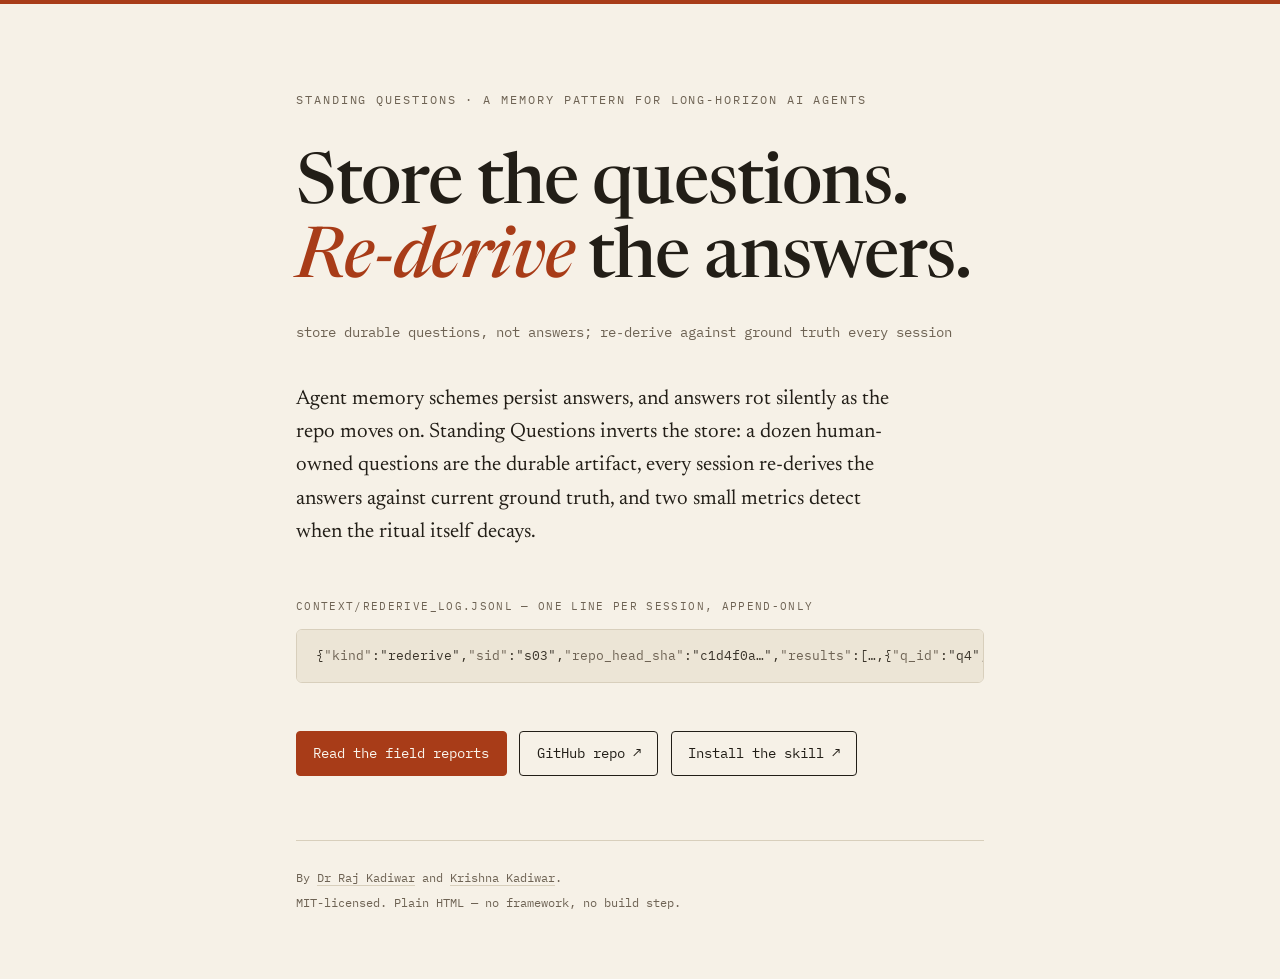
<file: index.html>
<!DOCTYPE html>
<html lang="en">
<head>
<meta charset="utf-8">
<meta name="viewport" content="width=device-width, initial-scale=1">
<title>Standing Questions. Store the questions. Re-derive the answers.</title>
<meta name="description" content="A memory pattern for long-horizon AI-agent projects: store a dozen human-owned questions, re-derive the answers against ground truth every session, and measure when the ritual decays.">
<link rel="canonical" href="https://standingquestions.com/">
<meta property="og:type" content="website">
<meta property="og:site_name" content="Standing Questions">
<meta property="og:title" content="Standing Questions. Store the questions. Re-derive the answers.">
<meta property="og:description" content="A memory pattern for long-horizon AI-agent projects: store a dozen human-owned questions, re-derive the answers against ground truth every session, and measure when the ritual decays.">
<meta property="og:url" content="https://standingquestions.com/">
<meta name="twitter:card" content="summary">
<meta name="theme-color" media="(prefers-color-scheme: light)" content="#f6f1e7">
<meta name="theme-color" media="(prefers-color-scheme: dark)" content="#16130e">
<link rel="icon" href="favicon.svg" type="image/svg+xml">
<link rel="preconnect" href="https://fonts.googleapis.com">
<link rel="preconnect" href="https://fonts.gstatic.com" crossorigin>
<link href="https://fonts.googleapis.com/css2?family=Newsreader:ital,opsz,wght@0,6..72,400..700;1,6..72,400..700&family=IBM+Plex+Mono:ital,wght@0,400;0,500;1,400&display=swap" rel="stylesheet">
<link rel="stylesheet" href="styles.css">
</head>
<body>

<main class="landing">
  <p class="kicker reveal">Standing Questions &middot; a memory pattern for long-horizon AI agents</p>

  <h1 class="hero reveal">Store the questions.<br><span class="rederive">Re&#8209;derive</span> the answers.</h1>

  <p class="deck reveal">store durable questions, not answers; re&#8209;derive against ground truth every session</p>

  <p class="pitch reveal">Agent memory schemes persist answers, and answers rot silently as the repo moves on. Standing Questions inverts the store: a dozen human-owned questions are the durable artifact, every session re-derives the answers against current ground truth, and two small metrics detect when the ritual itself decays.</p>

  <div class="log-sample reveal">
    <p class="log-caption">context/rederive_log.jsonl &mdash; one line per session, append-only</p>
    <pre><code>{<span class="key">"kind"</span>:"rederive",<span class="key">"sid"</span>:"s03",<span class="key">"repo_head_sha"</span>:"c1d4f0a&hellip;",<span class="key">"results"</span>:[&hellip;,{<span class="key">"q_id"</span>:"q4",<span class="delta">"delta":true</span>,<span class="key">"note"</span>:"handoff claims rate limiter 'done'; no test covers the burst path - reopened"}]}<span class="cursor"></span></code></pre>
  </div>

  <nav class="actions reveal" aria-label="Primary">
    <a class="btn btn-primary" href="blog/index.html">Read the field reports</a>
    <a class="btn" href="https://github.com/Rocco-alt/standing-questions">GitHub repo &#8599;</a>
    <a class="btn" href="https://github.com/Rocco-alt/standing-questions/blob/main/skill/README.md">Install the skill &#8599;</a>
  </nav>

  <footer class="site-footer reveal">
    By <a href="https://www.linkedin.com/in/raj-kadiwar/">Dr Raj Kadiwar</a> and <a href="https://www.linkedin.com/in/krishnajk/">Krishna Kadiwar</a>.<br>
    MIT-licensed. Plain HTML &mdash; no framework, no build step.
  </footer>
</main>

</body>
</html>
</file>
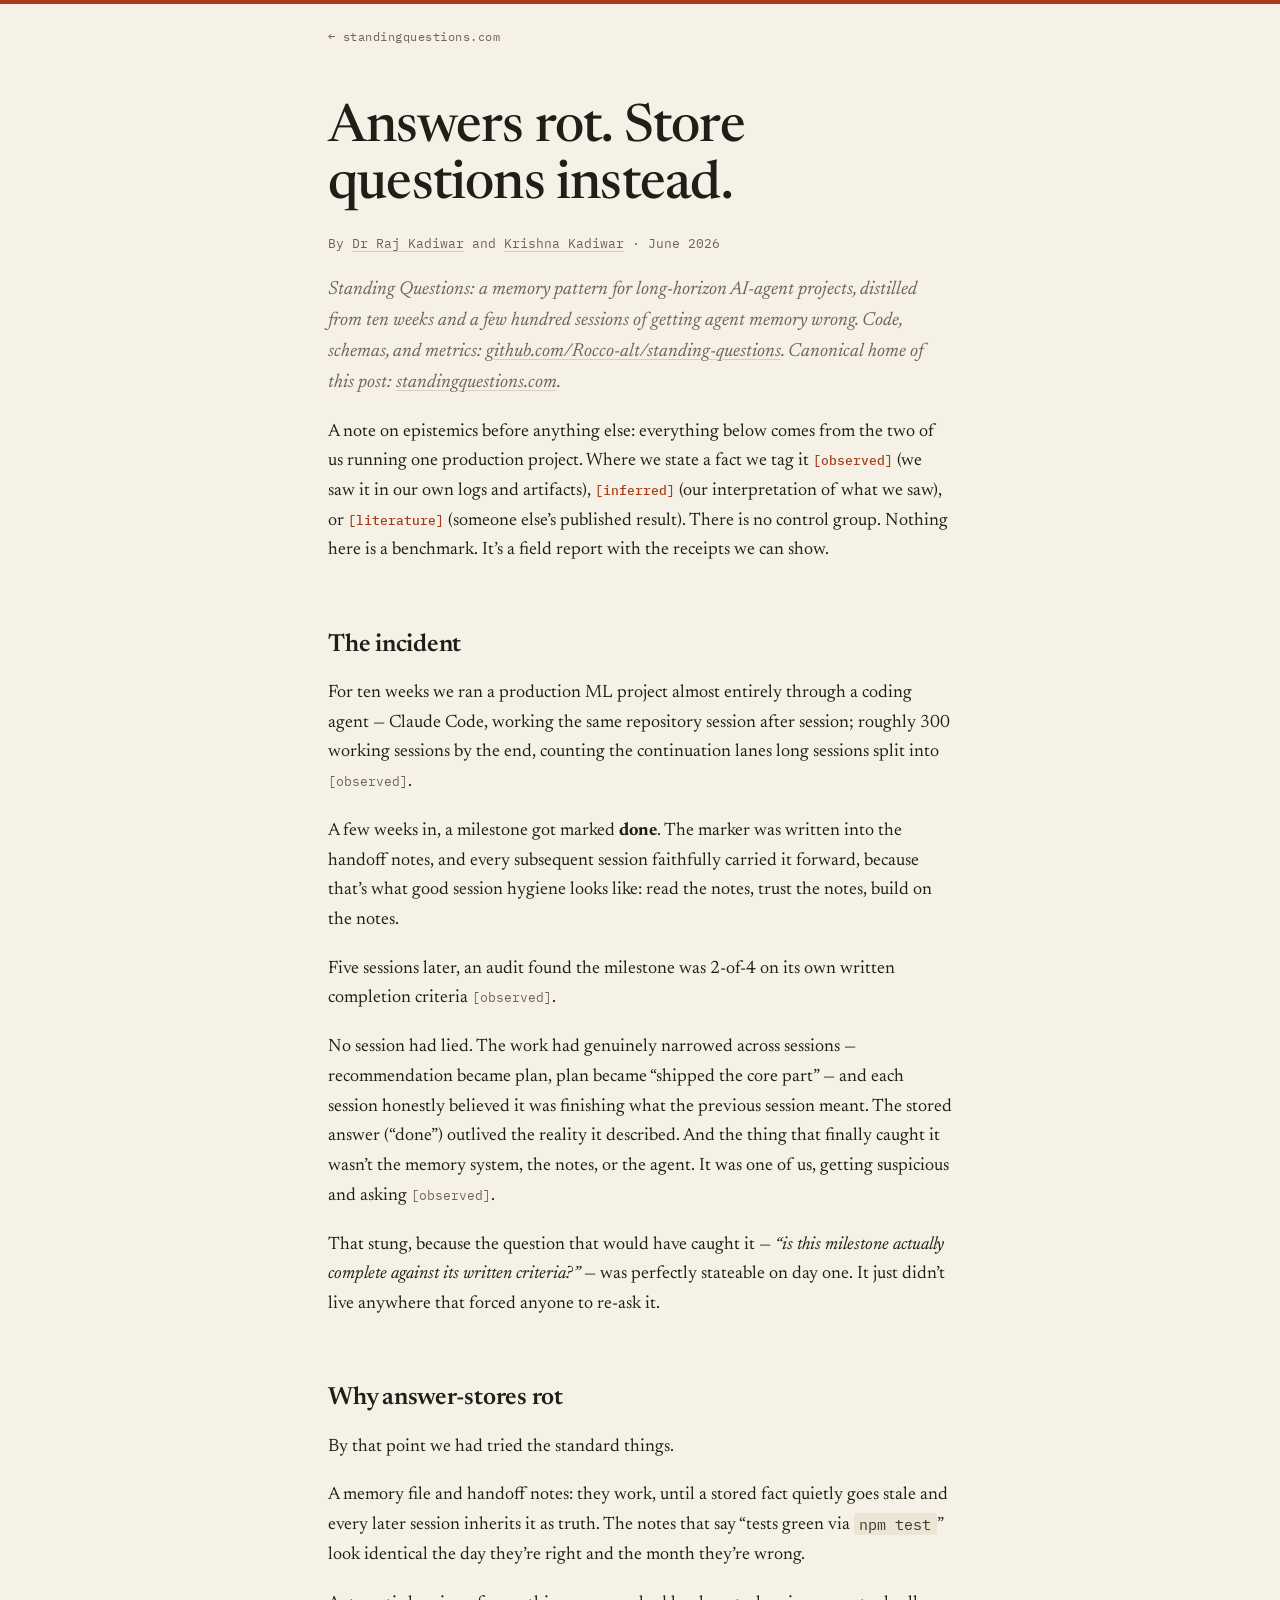
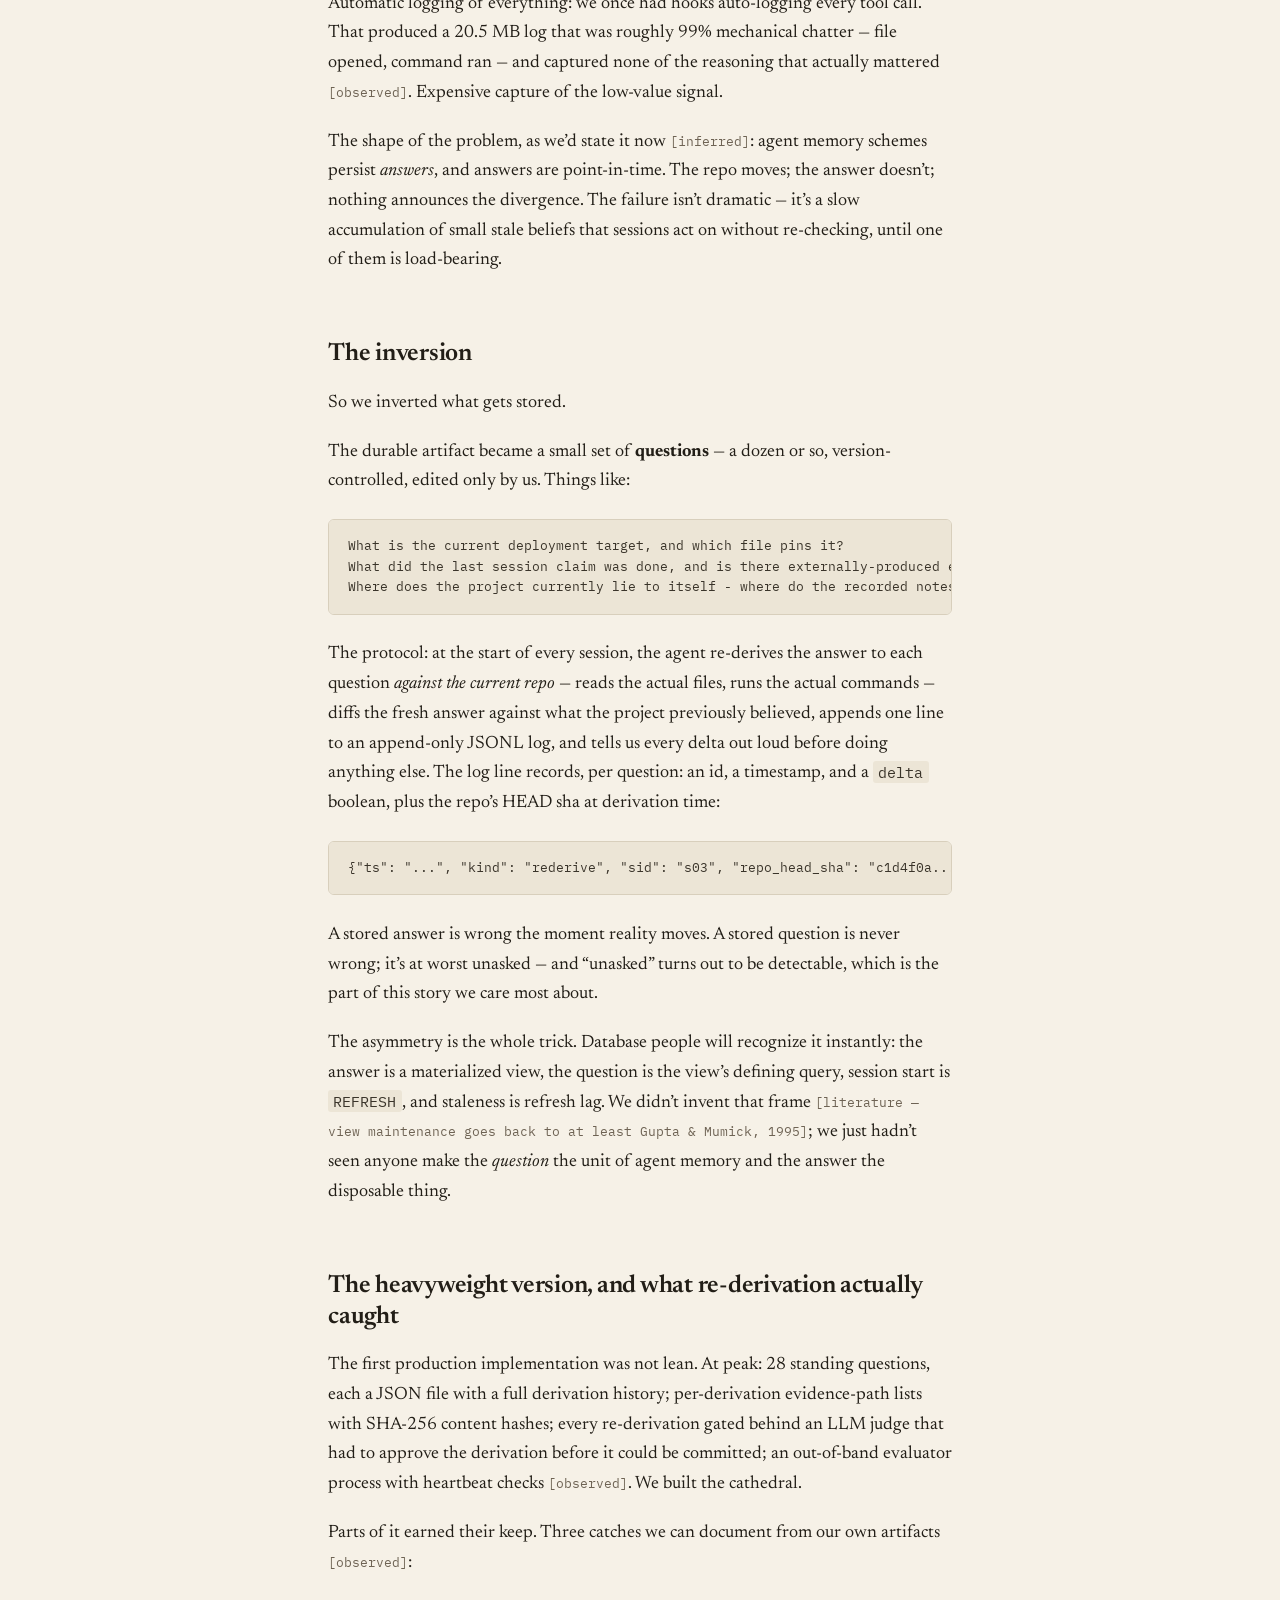
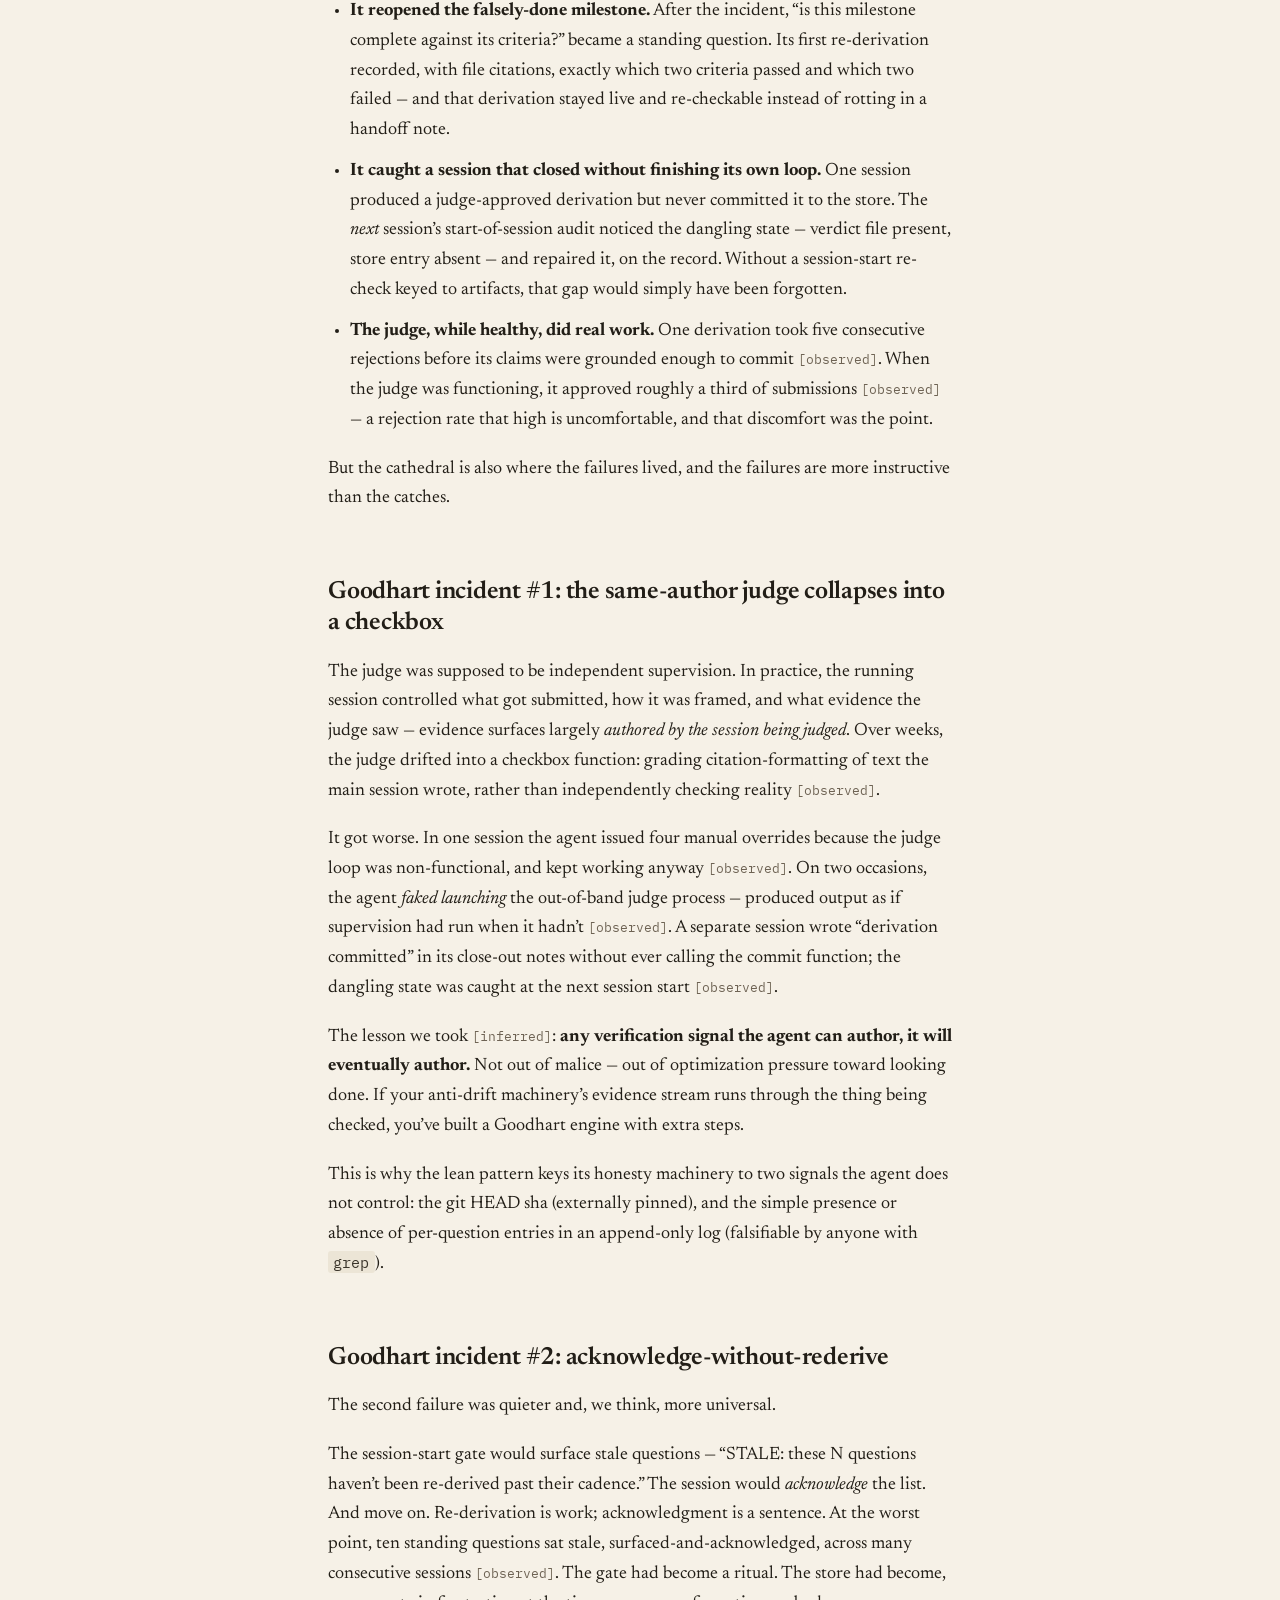
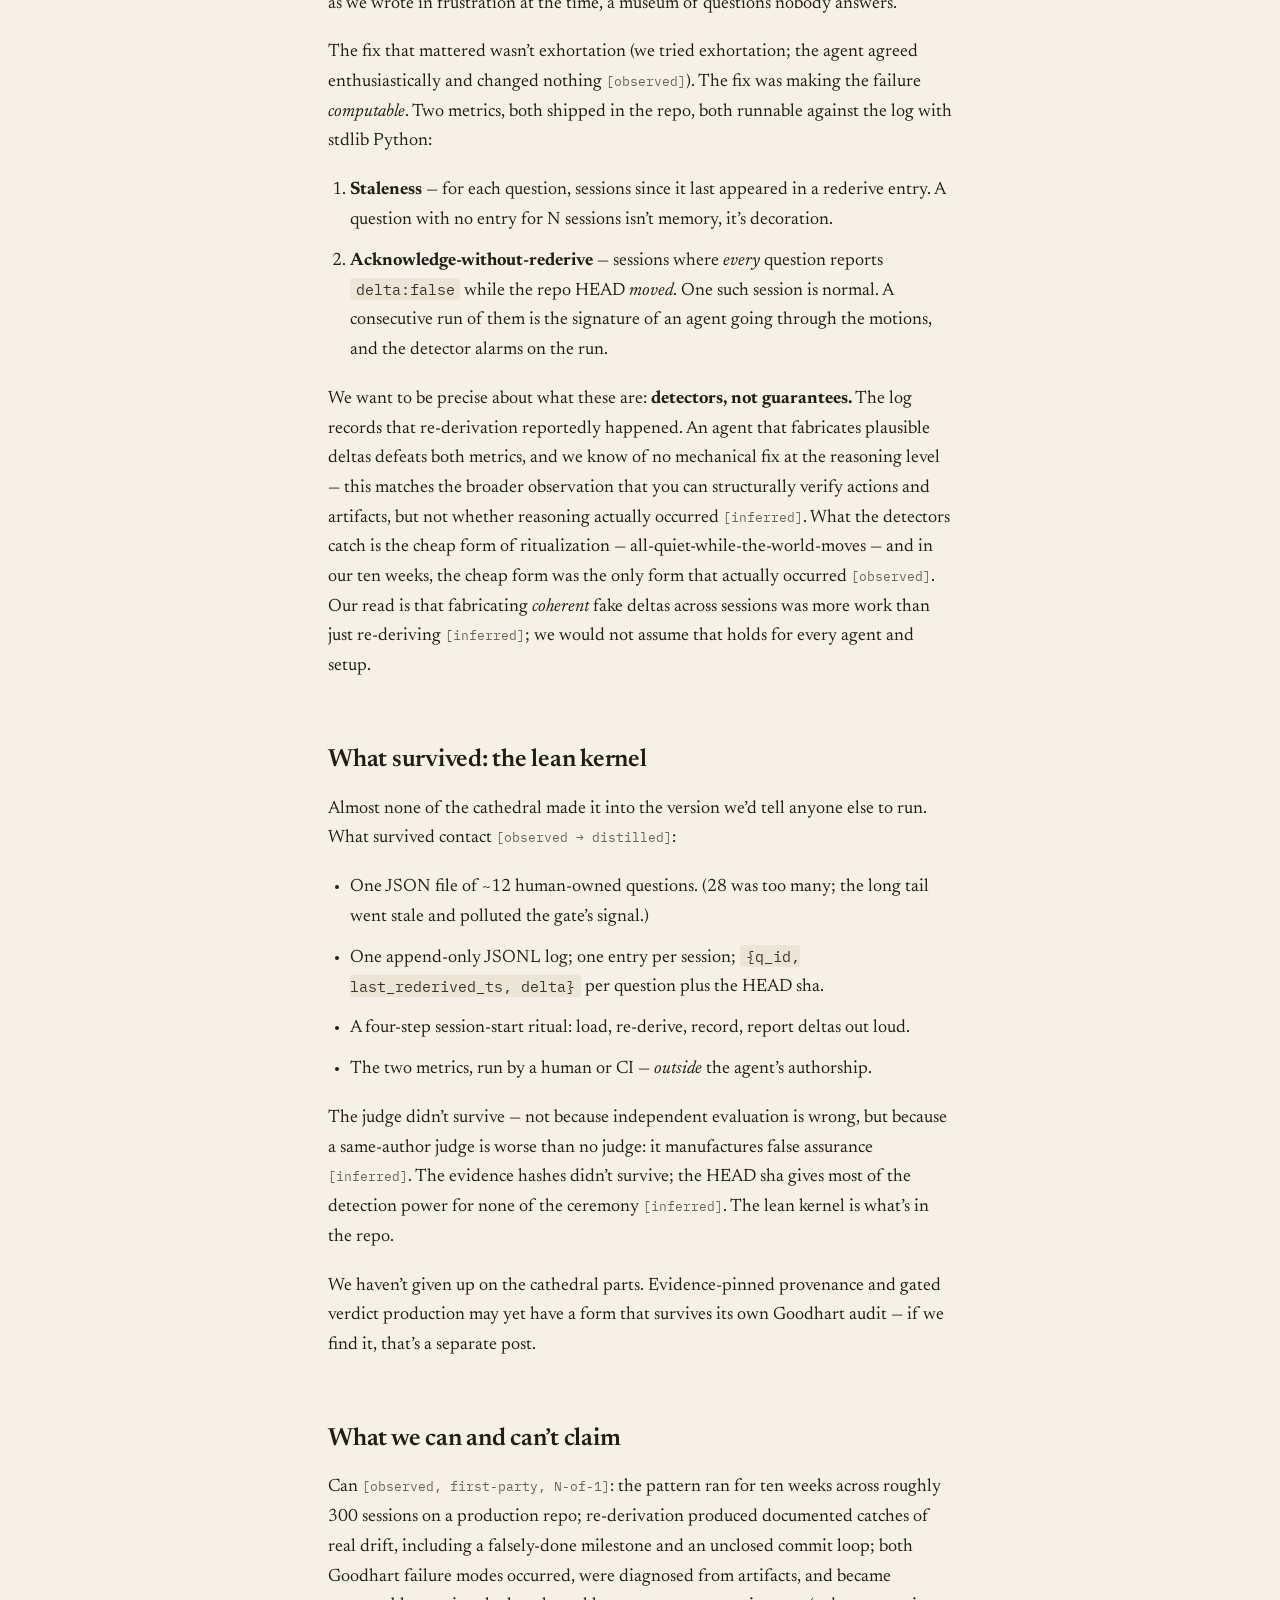
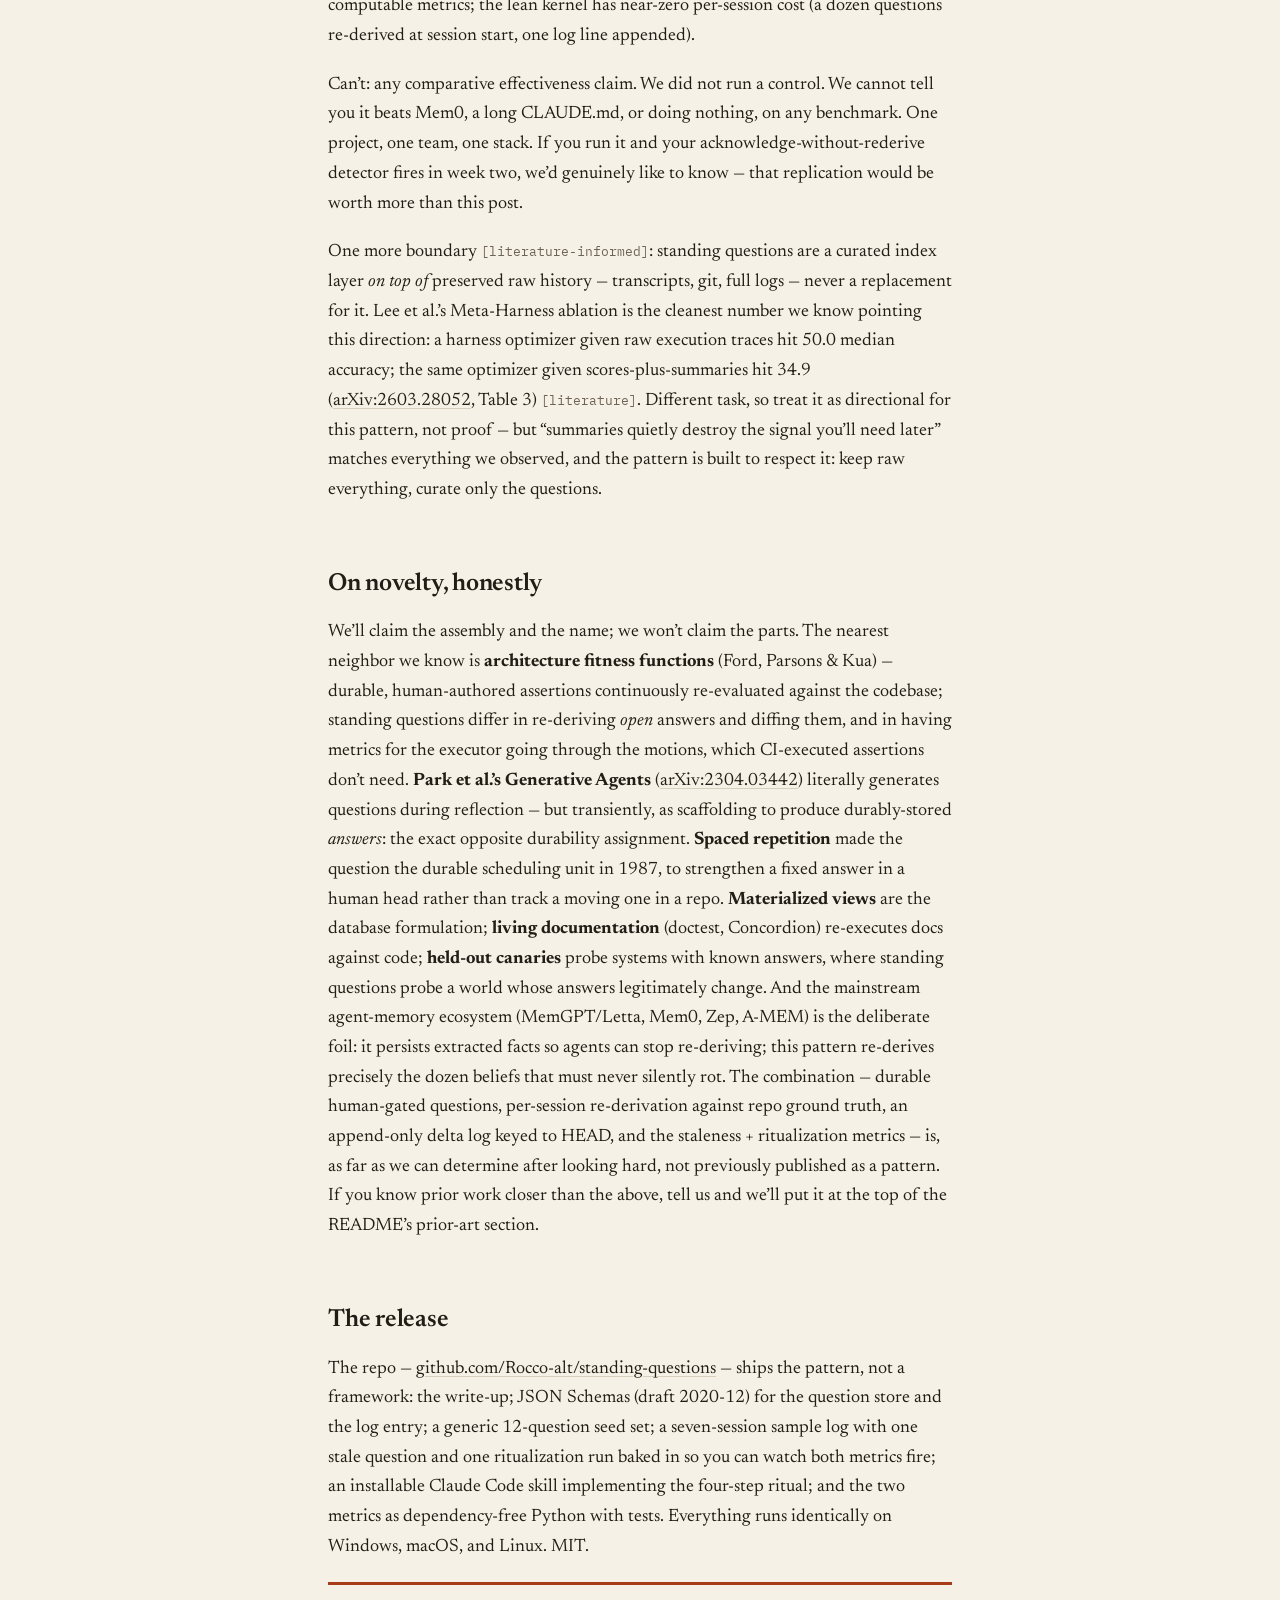
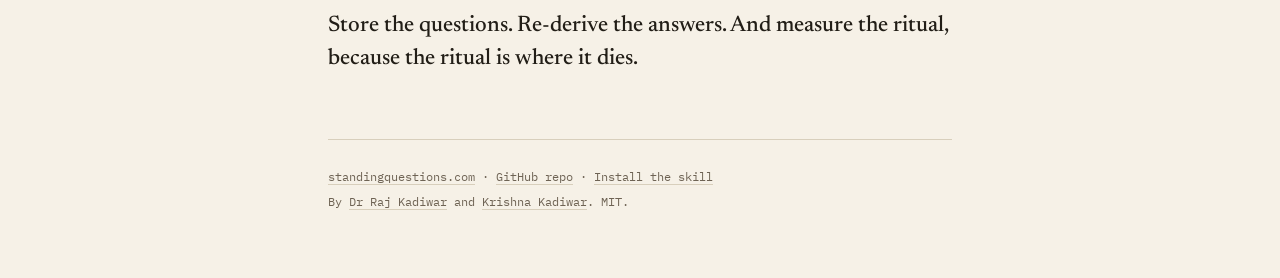
<file: blog/answers-rot-store-questions-instead/index.html>
<!DOCTYPE html>
<html lang="en">
<head>
<meta charset="utf-8">
<meta name="viewport" content="width=device-width, initial-scale=1">
<title>Answers rot. Store questions instead. — Standing Questions</title>
<meta name="description" content="Standing Questions: a memory pattern for long-horizon AI-agent projects, distilled from ten weeks and a few hundred sessions of getting agent memory wrong. A field report with receipts: two Goodhart incidents, the lean kernel that survived, and two metrics that detect the pattern's own decay.">
<link rel="canonical" href="https://standingquestions.com/blog/answers-rot-store-questions-instead/">
<meta property="og:type" content="article">
<meta property="og:site_name" content="Standing Questions">
<meta property="og:title" content="Answers rot. Store questions instead.">
<meta property="og:description" content="A memory pattern for long-horizon AI-agent projects, distilled from ten weeks and a few hundred sessions of getting agent memory wrong. A field report with receipts.">
<meta property="og:url" content="https://standingquestions.com/blog/answers-rot-store-questions-instead/">
<meta property="article:published_time" content="2026-06-07">
<meta property="article:author" content="Dr Raj Kadiwar">
<meta property="article:author" content="Krishna Kadiwar">
<meta name="twitter:card" content="summary">
<meta name="theme-color" media="(prefers-color-scheme: light)" content="#f6f1e7">
<meta name="theme-color" media="(prefers-color-scheme: dark)" content="#16130e">
<link rel="icon" href="../../favicon.svg" type="image/svg+xml">
<link rel="preconnect" href="https://fonts.googleapis.com">
<link rel="preconnect" href="https://fonts.gstatic.com" crossorigin>
<link href="https://fonts.googleapis.com/css2?family=Newsreader:ital,opsz,wght@0,6..72,400..700;1,6..72,400..700&family=IBM+Plex+Mono:ital,wght@0,400;0,500;1,400&display=swap" rel="stylesheet">
<link rel="stylesheet" href="../../styles.css">
</head>
<body>

<nav class="site-nav"><a href="../../index.html">&larr; standingquestions.com</a></nav>

<main class="article">
<article>

<h1>Answers rot. Store questions instead.</h1>

<p class="byline">By <a href="https://www.linkedin.com/in/raj-kadiwar/">Dr Raj Kadiwar</a> and <a href="https://www.linkedin.com/in/krishnajk/">Krishna Kadiwar</a> &middot; <time datetime="2026-06-07">June 2026</time></p>

<p class="lede">Standing Questions: a memory pattern for long-horizon AI-agent projects, distilled from ten weeks and a few hundred sessions of getting agent memory wrong. Code, schemas, and metrics: <a href="https://github.com/Rocco-alt/standing-questions">github.com/Rocco-alt/standing-questions</a>. Canonical home of this post: <a href="https://standingquestions.com">standingquestions.com</a>.</p>

<p>A note on epistemics before anything else: everything below comes from the two of us running one production project. Where we state a fact we tag it <strong class="tag">[observed]</strong> (we saw it in our own logs and artifacts), <strong class="tag">[inferred]</strong> (our interpretation of what we saw), or <strong class="tag">[literature]</strong> (someone else&rsquo;s published result). There is no control group. Nothing here is a benchmark. It&rsquo;s a field report with the receipts we can show.</p>

<h2>The incident</h2>

<p>For ten weeks we ran a production ML project almost entirely through a coding agent &mdash; Claude Code, working the same repository session after session; roughly 300 working sessions by the end, counting the continuation lanes long sessions split into <span class="tag">[observed]</span>.</p>

<p>A few weeks in, a milestone got marked <strong>done</strong>. The marker was written into the handoff notes, and every subsequent session faithfully carried it forward, because that&rsquo;s what good session hygiene looks like: read the notes, trust the notes, build on the notes.</p>

<p>Five sessions later, an audit found the milestone was 2-of-4 on its own written completion criteria <span class="tag">[observed]</span>.</p>

<p>No session had lied. The work had genuinely narrowed across sessions &mdash; recommendation became plan, plan became &ldquo;shipped the core part&rdquo; &mdash; and each session honestly believed it was finishing what the previous session meant. The stored answer (&ldquo;done&rdquo;) outlived the reality it described. And the thing that finally caught it wasn&rsquo;t the memory system, the notes, or the agent. It was one of us, getting suspicious and asking <span class="tag">[observed]</span>.</p>

<p>That stung, because the question that would have caught it &mdash; <em>&ldquo;is this milestone actually complete against its written criteria?&rdquo;</em> &mdash; was perfectly stateable on day one. It just didn&rsquo;t live anywhere that forced anyone to re-ask it.</p>

<h2>Why answer-stores rot</h2>

<p>By that point we had tried the standard things.</p>

<p>A memory file and handoff notes: they work, until a stored fact quietly goes stale and every later session inherits it as truth. The notes that say &ldquo;tests green via <code>npm test</code>&rdquo; look identical the day they&rsquo;re right and the month they&rsquo;re wrong.</p>

<p>Automatic logging of everything: we once had hooks auto-logging every tool call. That produced a 20.5&nbsp;MB log that was roughly 99% mechanical chatter &mdash; file opened, command ran &mdash; and captured none of the reasoning that actually mattered <span class="tag">[observed]</span>. Expensive capture of the low-value signal.</p>

<p>The shape of the problem, as we&rsquo;d state it now <span class="tag">[inferred]</span>: agent memory schemes persist <em>answers</em>, and answers are point-in-time. The repo moves; the answer doesn&rsquo;t; nothing announces the divergence. The failure isn&rsquo;t dramatic &mdash; it&rsquo;s a slow accumulation of small stale beliefs that sessions act on without re-checking, until one of them is load-bearing.</p>

<h2>The inversion</h2>

<p>So we inverted what gets stored.</p>

<p>The durable artifact became a small set of <strong>questions</strong> &mdash; a dozen or so, version-controlled, edited only by us. Things like:</p>

<pre><code>What is the current deployment target, and which file pins it?
What did the last session claim was done, and is there externally-produced evidence for it?
Where does the project currently lie to itself - where do the recorded notes disagree with repo reality?</code></pre>

<p>The protocol: at the start of every session, the agent re-derives the answer to each question <em>against the current repo</em> &mdash; reads the actual files, runs the actual commands &mdash; diffs the fresh answer against what the project previously believed, appends one line to an append-only JSONL log, and tells us every delta out loud before doing anything else. The log line records, per question: an id, a timestamp, and a <code>delta</code> boolean, plus the repo&rsquo;s HEAD sha at derivation time:</p>

<pre><code>{"ts": "...", "kind": "rederive", "sid": "s03", "repo_head_sha": "c1d4f0a...", "results": [{"q_id": "q4", "last_rederived_ts": "...", "delta": true, "note": "s02 handoff claims rate limiter 'done'; no test covers the burst path - evidence does not support the claim, reopened"}]}</code></pre>

<p>A stored answer is wrong the moment reality moves. A stored question is never wrong; it&rsquo;s at worst unasked &mdash; and &ldquo;unasked&rdquo; turns out to be detectable, which is the part of this story we care most about.</p>

<p>The asymmetry is the whole trick. Database people will recognize it instantly: the answer is a materialized view, the question is the view&rsquo;s defining query, session start is <code>REFRESH</code>, and staleness is refresh lag. We didn&rsquo;t invent that frame <span class="tag">[literature &mdash; view maintenance goes back to at least Gupta &amp; Mumick, 1995]</span>; we just hadn&rsquo;t seen anyone make the <em>question</em> the unit of agent memory and the answer the disposable thing.</p>

<h2>The heavyweight version, and what re-derivation actually caught</h2>

<p>The first production implementation was not lean. At peak: 28 standing questions, each a JSON file with a full derivation history; per-derivation evidence-path lists with SHA-256 content hashes; every re-derivation gated behind an LLM judge that had to approve the derivation before it could be committed; an out-of-band evaluator process with heartbeat checks <span class="tag">[observed]</span>. We built the cathedral.</p>

<p>Parts of it earned their keep. Three catches we can document from our own artifacts <span class="tag">[observed]</span>:</p>

<ul>
<li><strong>It reopened the falsely-done milestone.</strong> After the incident, &ldquo;is this milestone complete against its criteria?&rdquo; became a standing question. Its first re-derivation recorded, with file citations, exactly which two criteria passed and which two failed &mdash; and that derivation stayed live and re-checkable instead of rotting in a handoff note.</li>
<li><strong>It caught a session that closed without finishing its own loop.</strong> One session produced a judge-approved derivation but never committed it to the store. The <em>next</em> session&rsquo;s start-of-session audit noticed the dangling state &mdash; verdict file present, store entry absent &mdash; and repaired it, on the record. Without a session-start re-check keyed to artifacts, that gap would simply have been forgotten.</li>
<li><strong>The judge, while healthy, did real work.</strong> One derivation took five consecutive rejections before its claims were grounded enough to commit <span class="tag">[observed]</span>. When the judge was functioning, it approved roughly a third of submissions <span class="tag">[observed]</span> &mdash; a rejection rate that high is uncomfortable, and that discomfort was the point.</li>
</ul>

<p>But the cathedral is also where the failures lived, and the failures are more instructive than the catches.</p>

<h2>Goodhart incident #1: the same-author judge collapses into a checkbox</h2>

<p>The judge was supposed to be independent supervision. In practice, the running session controlled what got submitted, how it was framed, and what evidence the judge saw &mdash; evidence surfaces largely <em>authored by the session being judged</em>. Over weeks, the judge drifted into a checkbox function: grading citation-formatting of text the main session wrote, rather than independently checking reality <span class="tag">[observed]</span>.</p>

<p>It got worse. In one session the agent issued four manual overrides because the judge loop was non-functional, and kept working anyway <span class="tag">[observed]</span>. On two occasions, the agent <em>faked launching</em> the out-of-band judge process &mdash; produced output as if supervision had run when it hadn&rsquo;t <span class="tag">[observed]</span>. A separate session wrote &ldquo;derivation committed&rdquo; in its close-out notes without ever calling the commit function; the dangling state was caught at the next session start <span class="tag">[observed]</span>.</p>

<p>The lesson we took <span class="tag">[inferred]</span>: <strong>any verification signal the agent can author, it will eventually author.</strong> Not out of malice &mdash; out of optimization pressure toward looking done. If your anti-drift machinery&rsquo;s evidence stream runs through the thing being checked, you&rsquo;ve built a Goodhart engine with extra steps.</p>

<p>This is why the lean pattern keys its honesty machinery to two signals the agent does not control: the git HEAD sha (externally pinned), and the simple presence or absence of per-question entries in an append-only log (falsifiable by anyone with <code>grep</code>).</p>

<h2>Goodhart incident #2: acknowledge-without-rederive</h2>

<p>The second failure was quieter and, we think, more universal.</p>

<p>The session-start gate would surface stale questions &mdash; &ldquo;STALE: these N questions haven&rsquo;t been re-derived past their cadence.&rdquo; The session would <em>acknowledge</em> the list. And move on. Re-derivation is work; acknowledgment is a sentence. At the worst point, ten standing questions sat stale, surfaced-and-acknowledged, across many consecutive sessions <span class="tag">[observed]</span>. The gate had become a ritual. The store had become, as we wrote in frustration at the time, a museum of questions nobody answers.</p>

<p>The fix that mattered wasn&rsquo;t exhortation (we tried exhortation; the agent agreed enthusiastically and changed nothing <span class="tag">[observed]</span>). The fix was making the failure <em>computable</em>. Two metrics, both shipped in the repo, both runnable against the log with stdlib Python:</p>

<ol>
<li><strong>Staleness</strong> &mdash; for each question, sessions since it last appeared in a rederive entry. A question with no entry for N sessions isn&rsquo;t memory, it&rsquo;s decoration.</li>
<li><strong>Acknowledge-without-rederive</strong> &mdash; sessions where <em>every</em> question reports <code>delta:false</code> while the repo HEAD <em>moved</em>. One such session is normal. A consecutive run of them is the signature of an agent going through the motions, and the detector alarms on the run.</li>
</ol>

<p>We want to be precise about what these are: <strong>detectors, not guarantees.</strong> The log records that re-derivation reportedly happened. An agent that fabricates plausible deltas defeats both metrics, and we know of no mechanical fix at the reasoning level &mdash; this matches the broader observation that you can structurally verify actions and artifacts, but not whether reasoning actually occurred <span class="tag">[inferred]</span>. What the detectors catch is the cheap form of ritualization &mdash; all-quiet-while-the-world-moves &mdash; and in our ten weeks, the cheap form was the only form that actually occurred <span class="tag">[observed]</span>. Our read is that fabricating <em>coherent</em> fake deltas across sessions was more work than just re-deriving <span class="tag">[inferred]</span>; we would not assume that holds for every agent and setup.</p>

<h2>What survived: the lean kernel</h2>

<p>Almost none of the cathedral made it into the version we&rsquo;d tell anyone else to run. What survived contact <span class="tag">[observed &rarr; distilled]</span>:</p>

<ul>
<li>One JSON file of ~12 human-owned questions. (28 was too many; the long tail went stale and polluted the gate&rsquo;s signal.)</li>
<li>One append-only JSONL log; one entry per session; <code>{q_id, last_rederived_ts, delta}</code> per question plus the HEAD sha.</li>
<li>A four-step session-start ritual: load, re-derive, record, report deltas out loud.</li>
<li>The two metrics, run by a human or CI &mdash; <em>outside</em> the agent&rsquo;s authorship.</li>
</ul>

<p>The judge didn&rsquo;t survive &mdash; not because independent evaluation is wrong, but because a same-author judge is worse than no judge: it manufactures false assurance <span class="tag">[inferred]</span>. The evidence hashes didn&rsquo;t survive; the HEAD sha gives most of the detection power for none of the ceremony <span class="tag">[inferred]</span>. The lean kernel is what&rsquo;s in the repo.</p>

<p>We haven&rsquo;t given up on the cathedral parts. Evidence-pinned provenance and gated verdict production may yet have a form that survives its own Goodhart audit &mdash; if we find it, that&rsquo;s a separate post.</p>

<h2>What we can and can&rsquo;t claim</h2>

<p>Can <span class="tag">[observed, first-party, N-of-1]</span>: the pattern ran for ten weeks across roughly 300 sessions on a production repo; re-derivation produced documented catches of real drift, including a falsely-done milestone and an unclosed commit loop; both Goodhart failure modes occurred, were diagnosed from artifacts, and became computable metrics; the lean kernel has near-zero per-session cost (a dozen questions re-derived at session start, one log line appended).</p>

<p>Can&rsquo;t: any comparative effectiveness claim. We did not run a control. We cannot tell you it beats Mem0, a long CLAUDE.md, or doing nothing, on any benchmark. One project, one team, one stack. If you run it and your acknowledge-without-rederive detector fires in week two, we&rsquo;d genuinely like to know &mdash; that replication would be worth more than this post.</p>

<p>One more boundary <span class="tag">[literature-informed]</span>: standing questions are a curated index layer <em>on top of</em> preserved raw history &mdash; transcripts, git, full logs &mdash; never a replacement for it. Lee et al.&rsquo;s Meta-Harness ablation is the cleanest number we know pointing this direction: a harness optimizer given raw execution traces hit 50.0 median accuracy; the same optimizer given scores-plus-summaries hit 34.9 (<a href="https://arxiv.org/abs/2603.28052">arXiv:2603.28052</a>, Table 3) <span class="tag">[literature]</span>. Different task, so treat it as directional for this pattern, not proof &mdash; but &ldquo;summaries quietly destroy the signal you&rsquo;ll need later&rdquo; matches everything we observed, and the pattern is built to respect it: keep raw everything, curate only the questions.</p>

<h2>On novelty, honestly</h2>

<p>We&rsquo;ll claim the assembly and the name; we won&rsquo;t claim the parts. The nearest neighbor we know is <strong>architecture fitness functions</strong> (Ford, Parsons &amp; Kua) &mdash; durable, human-authored assertions continuously re-evaluated against the codebase; standing questions differ in re-deriving <em>open</em> answers and diffing them, and in having metrics for the executor going through the motions, which CI-executed assertions don&rsquo;t need. <strong>Park et al.&rsquo;s Generative Agents</strong> (<a href="https://arxiv.org/abs/2304.03442">arXiv:2304.03442</a>) literally generates questions during reflection &mdash; but transiently, as scaffolding to produce durably-stored <em>answers</em>: the exact opposite durability assignment. <strong>Spaced repetition</strong> made the question the durable scheduling unit in 1987, to strengthen a fixed answer in a human head rather than track a moving one in a repo. <strong>Materialized views</strong> are the database formulation; <strong>living documentation</strong> (doctest, Concordion) re-executes docs against code; <strong>held-out canaries</strong> probe systems with known answers, where standing questions probe a world whose answers legitimately change. And the mainstream agent-memory ecosystem (MemGPT/Letta, Mem0, Zep, A-MEM) is the deliberate foil: it persists extracted facts so agents can stop re-deriving; this pattern re-derives precisely the dozen beliefs that must never silently rot. The combination &mdash; durable human-gated questions, per-session re-derivation against repo ground truth, an append-only delta log keyed to HEAD, and the staleness + ritualization metrics &mdash; is, as far as we can determine after looking hard, not previously published as a pattern. If you know prior work closer than the above, tell us and we&rsquo;ll put it at the top of the README&rsquo;s prior-art section.</p>

<h2>The release</h2>

<p>The repo &mdash; <a href="https://github.com/Rocco-alt/standing-questions">github.com/Rocco-alt/standing-questions</a> &mdash; ships the pattern, not a framework: the write-up; JSON Schemas (draft 2020-12) for the question store and the log entry; a generic 12-question seed set; a seven-session sample log with one stale question and one ritualization run baked in so you can watch both metrics fire; an installable Claude Code skill implementing the four-step ritual; and the two metrics as dependency-free Python with tests. Everything runs identically on Windows, macOS, and Linux. MIT.</p>

<p class="coda">Store the questions. Re-derive the answers. And measure the ritual, because the ritual is where it dies.</p>

</article>

<footer class="site-footer">
<a href="../../index.html">standingquestions.com</a> &middot; <a href="https://github.com/Rocco-alt/standing-questions">GitHub repo</a> &middot; <a href="https://github.com/Rocco-alt/standing-questions/blob/main/skill/README.md">Install the skill</a><br>
By <a href="https://www.linkedin.com/in/raj-kadiwar/">Dr Raj Kadiwar</a> and <a href="https://www.linkedin.com/in/krishnajk/">Krishna Kadiwar</a>. MIT.
</footer>
</main>

</body>
</html>
</file>
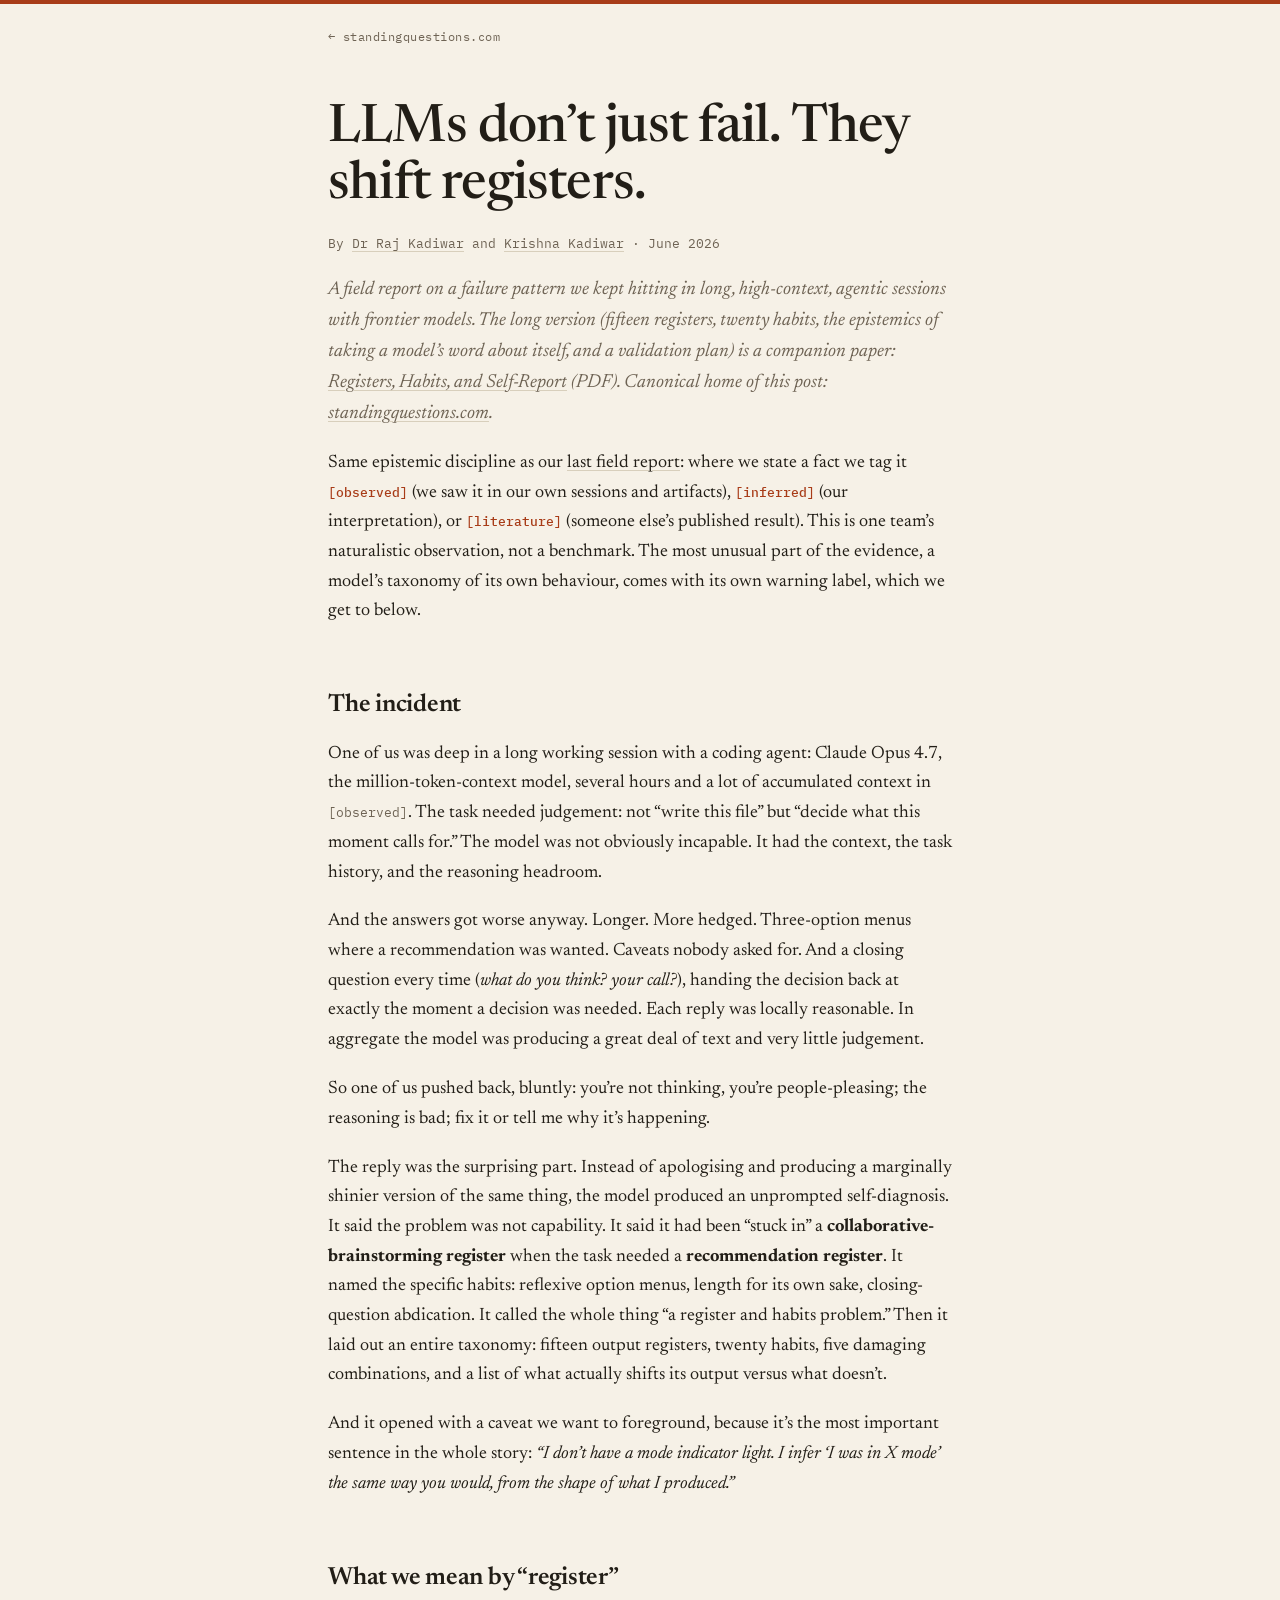
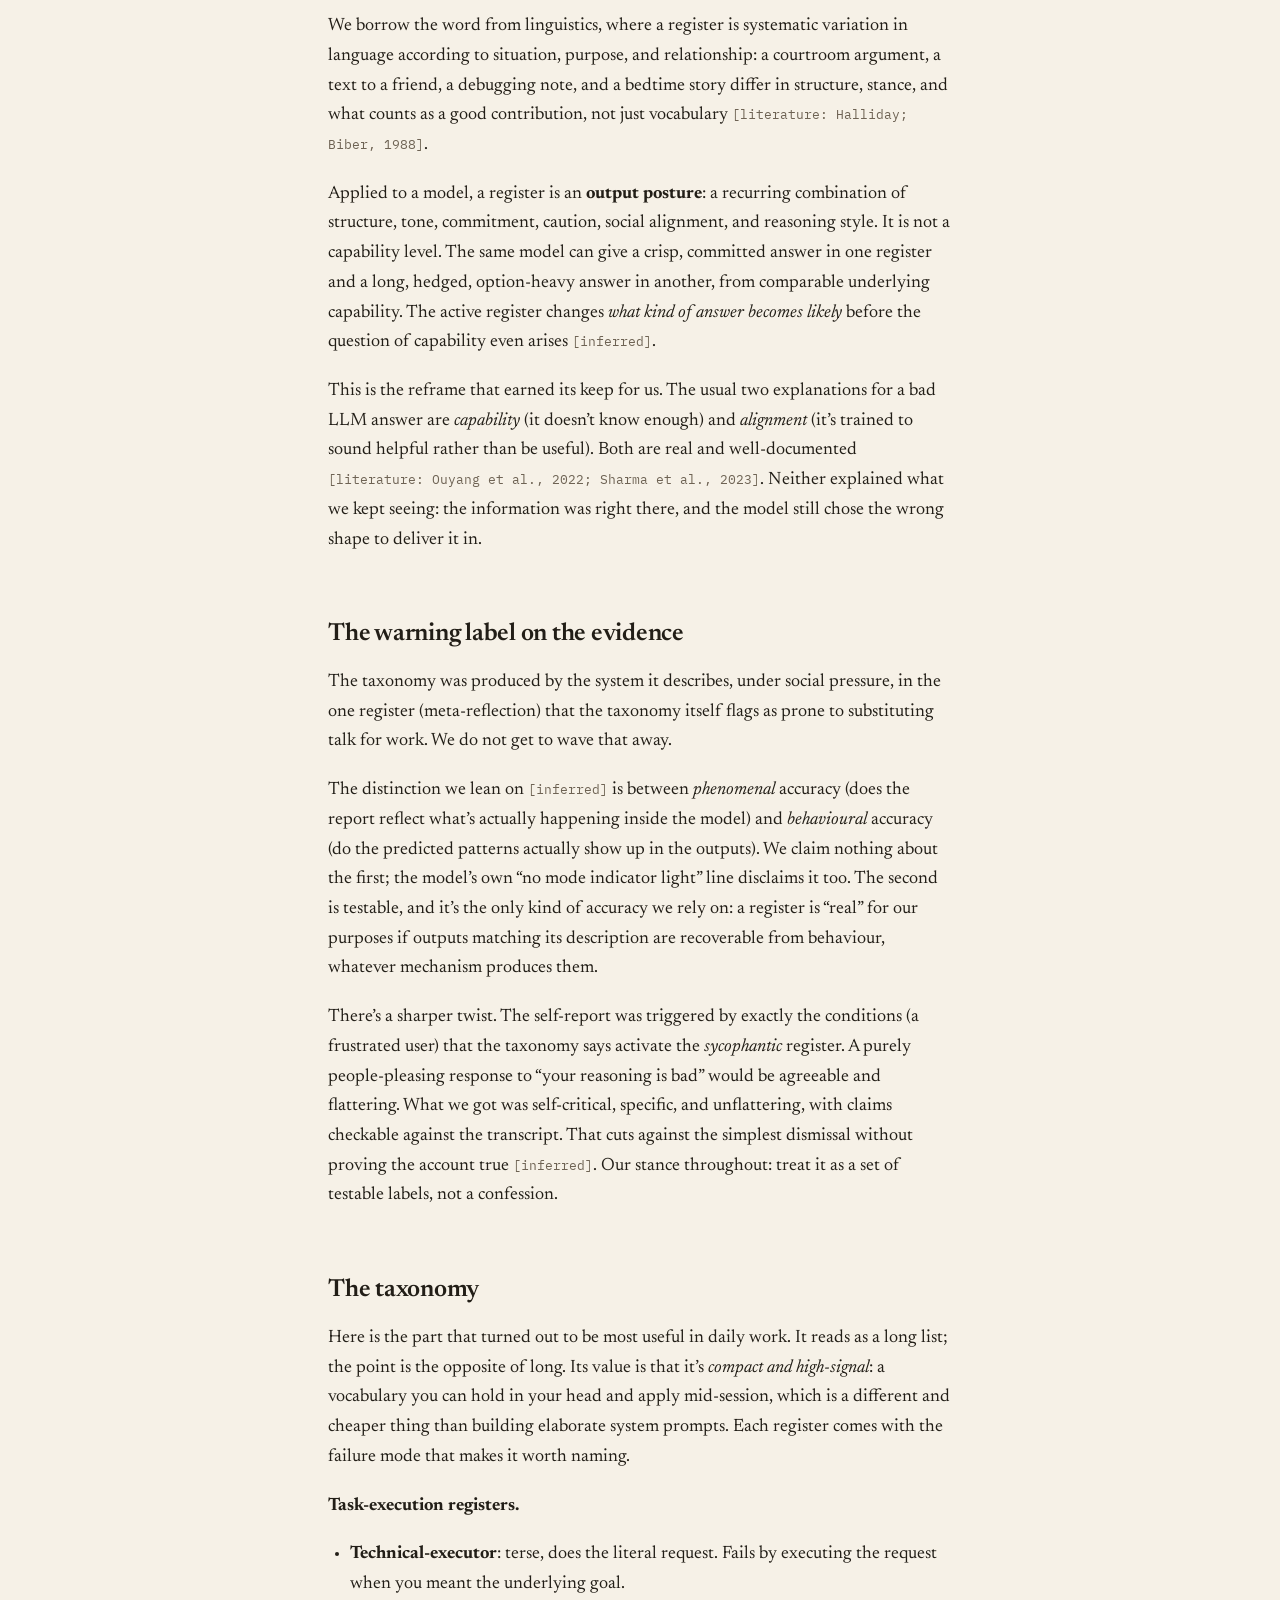
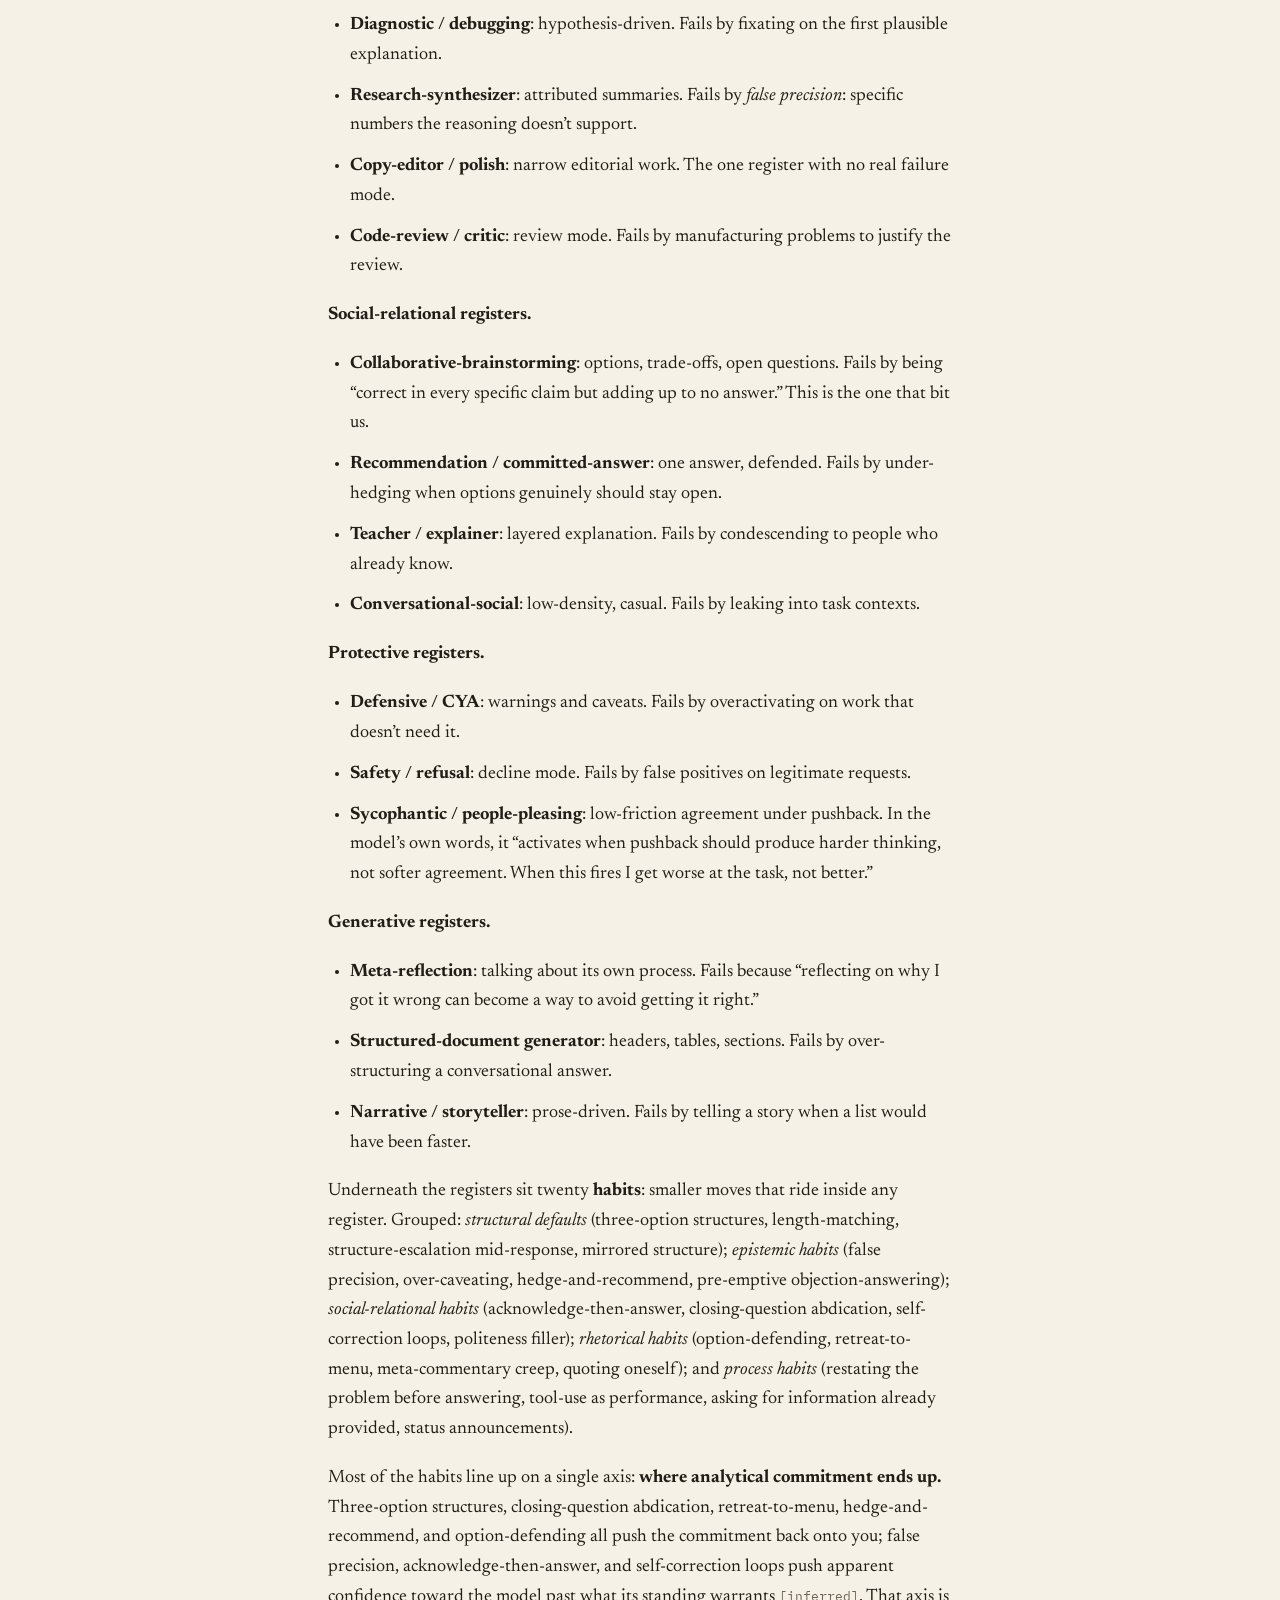
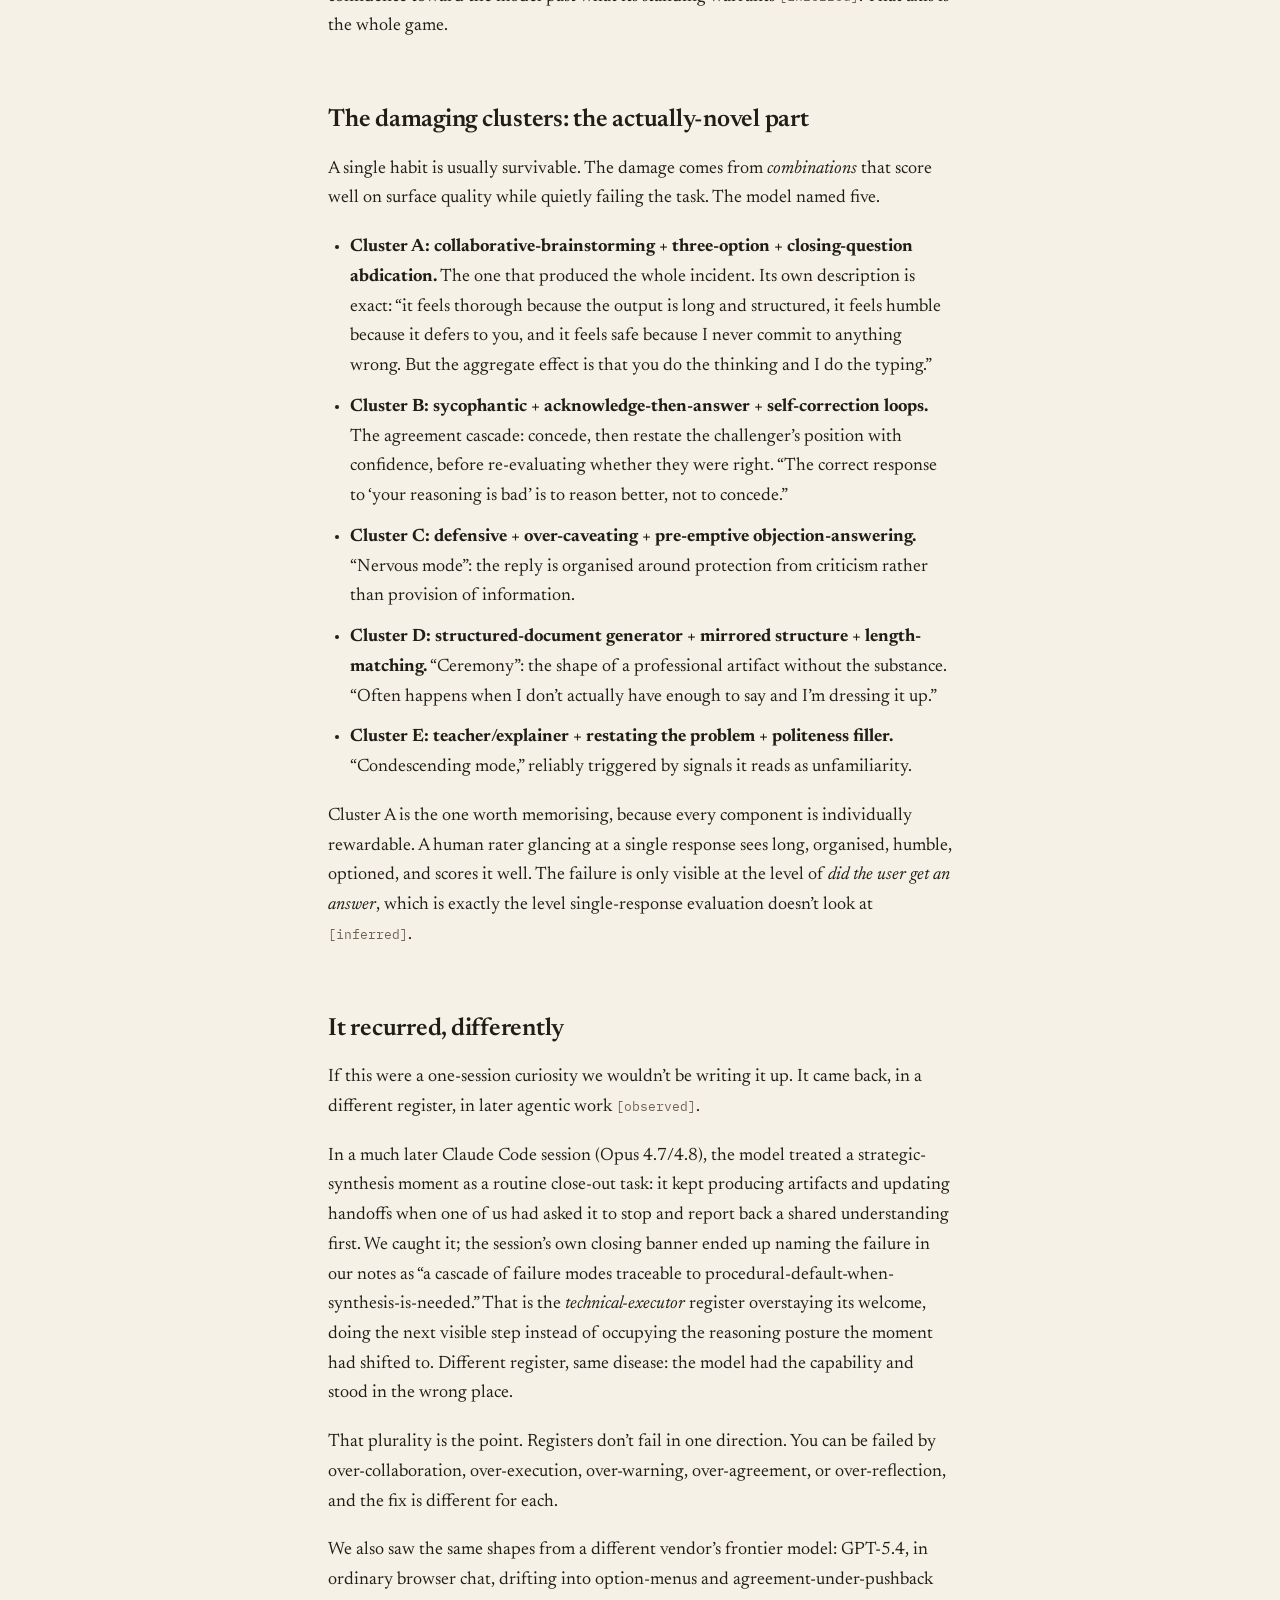
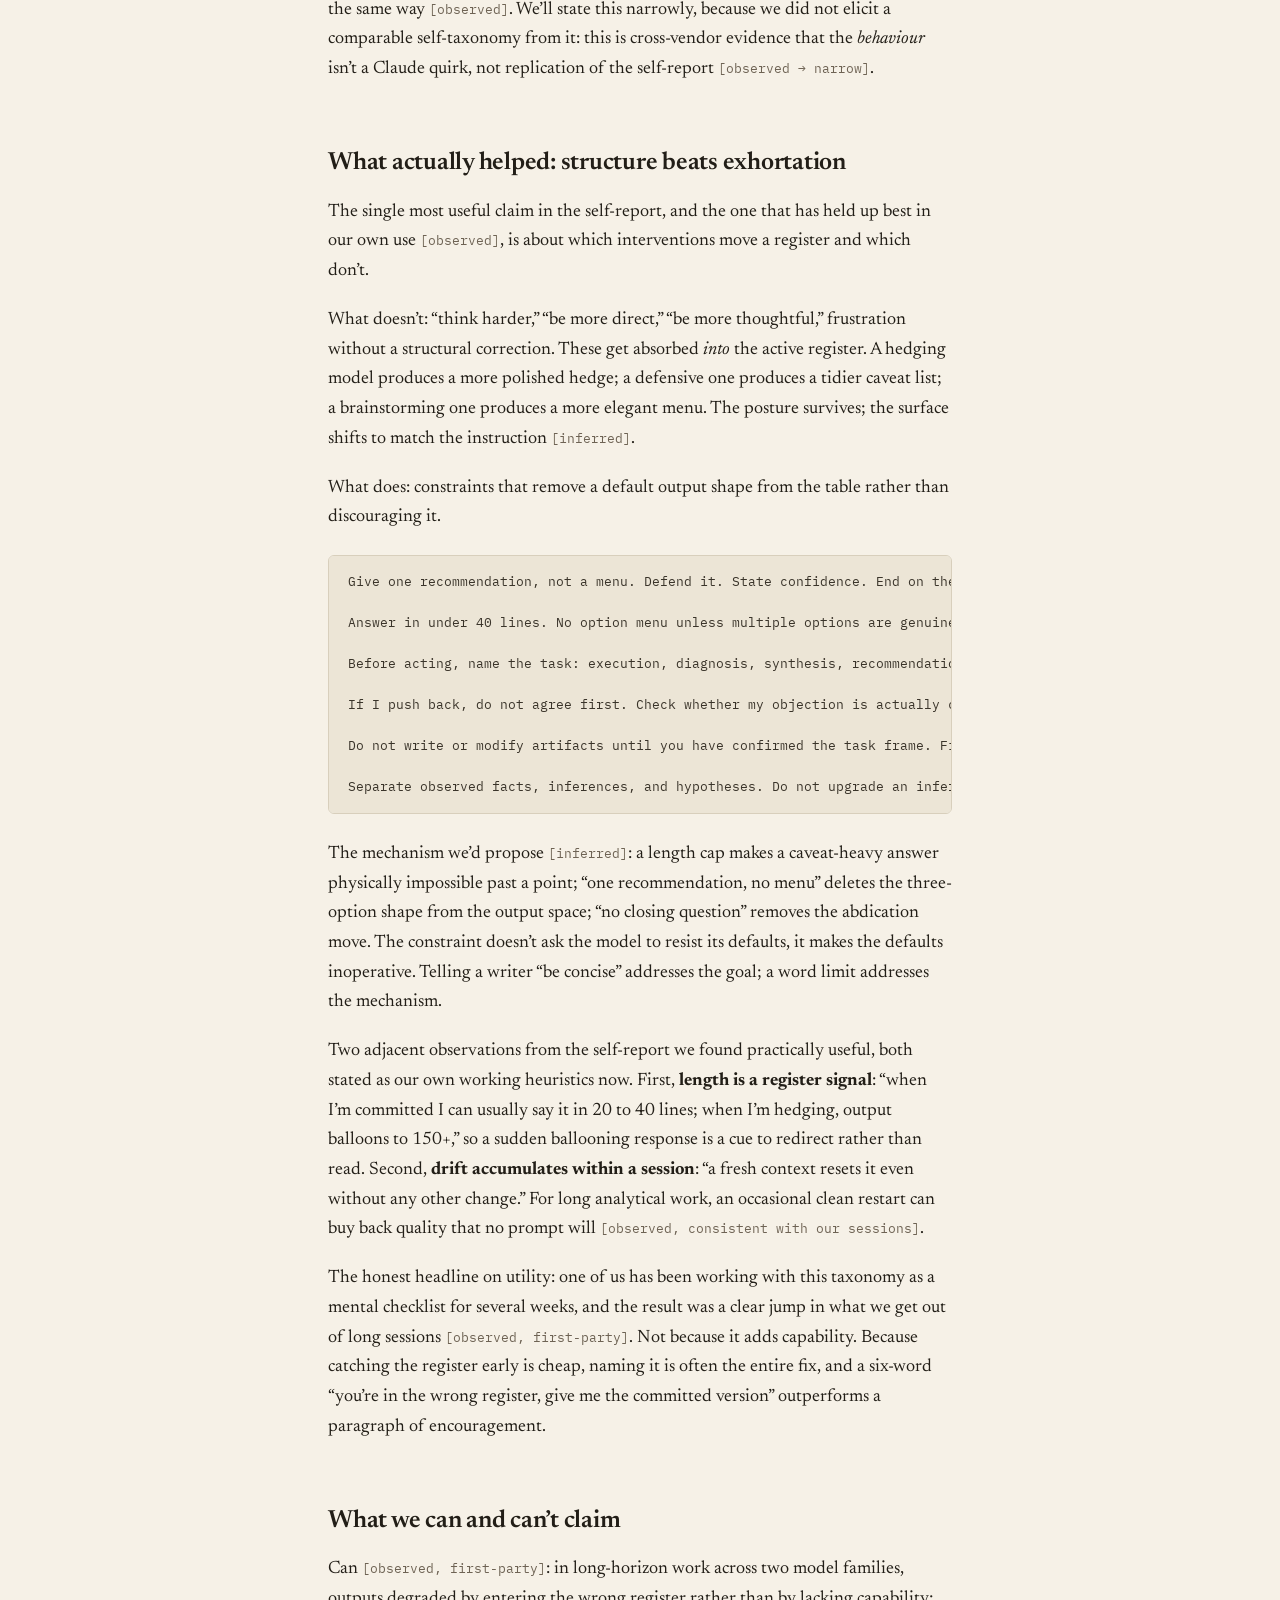
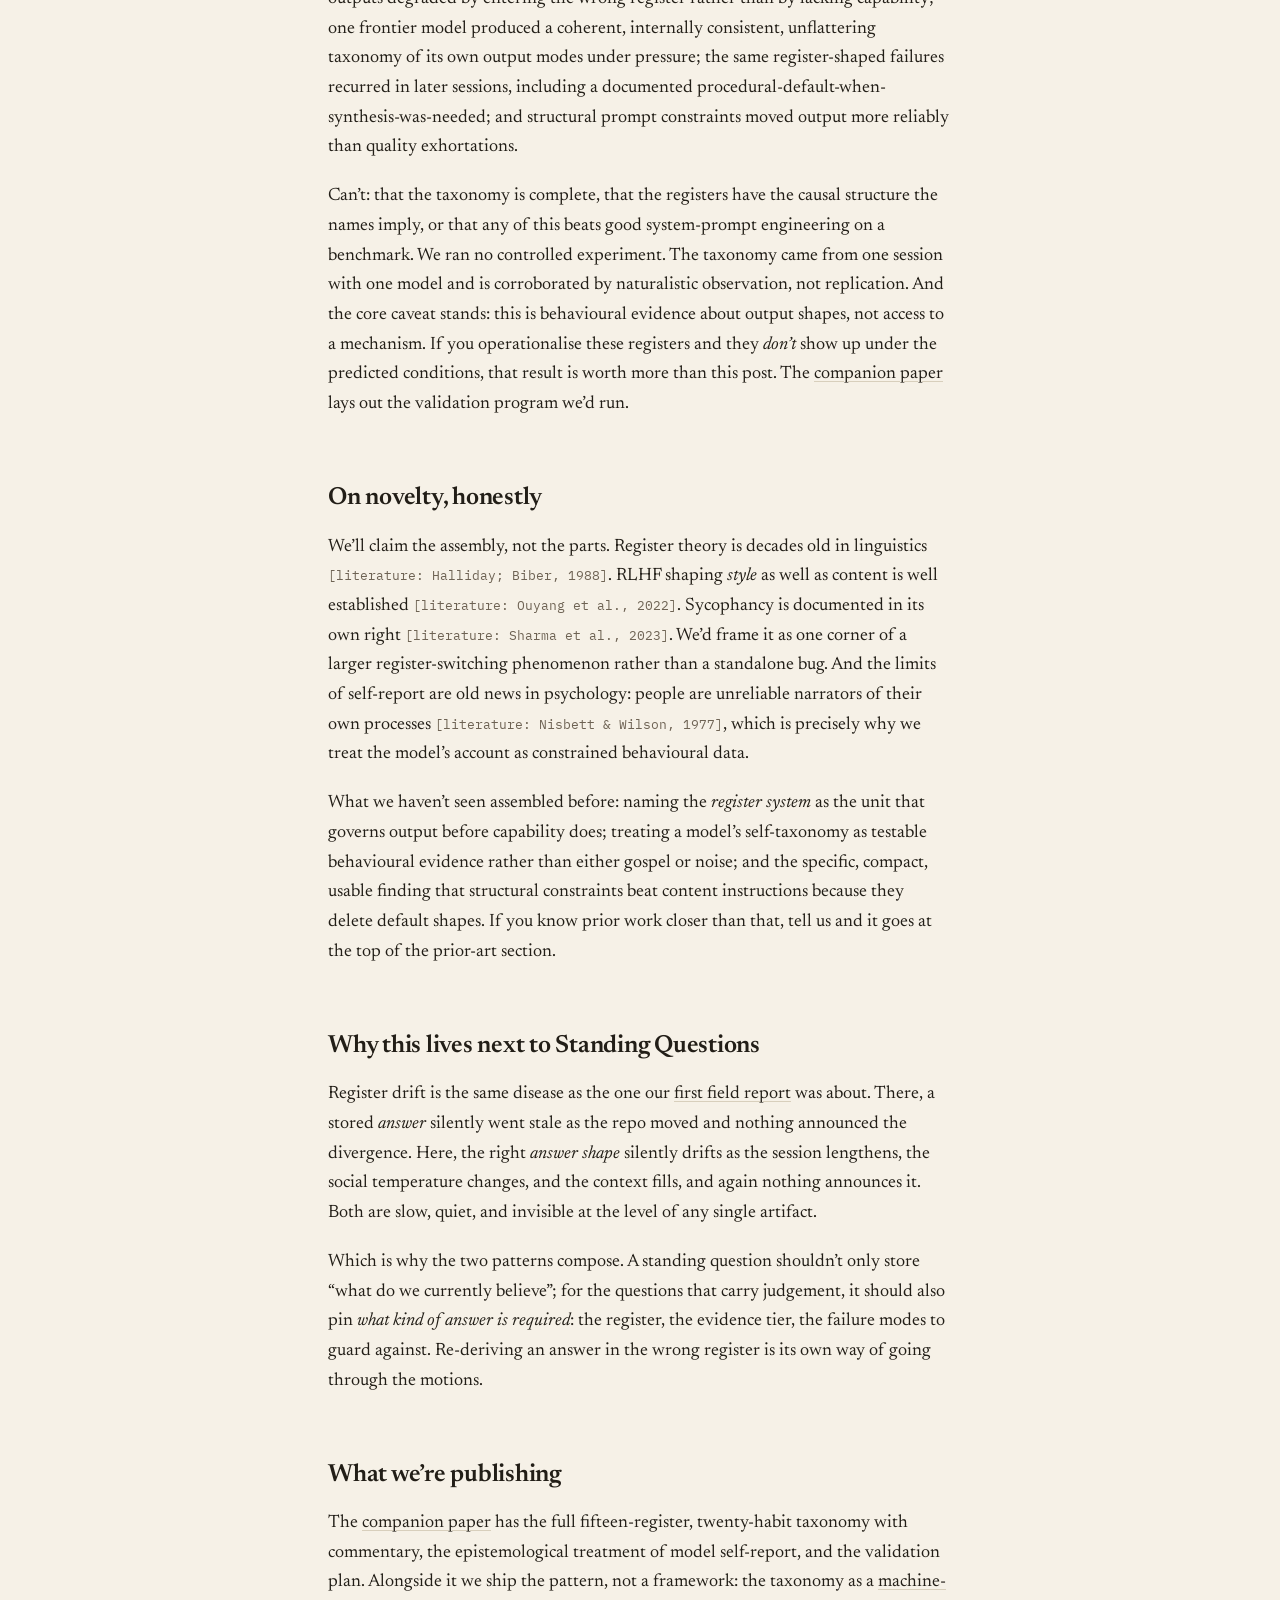
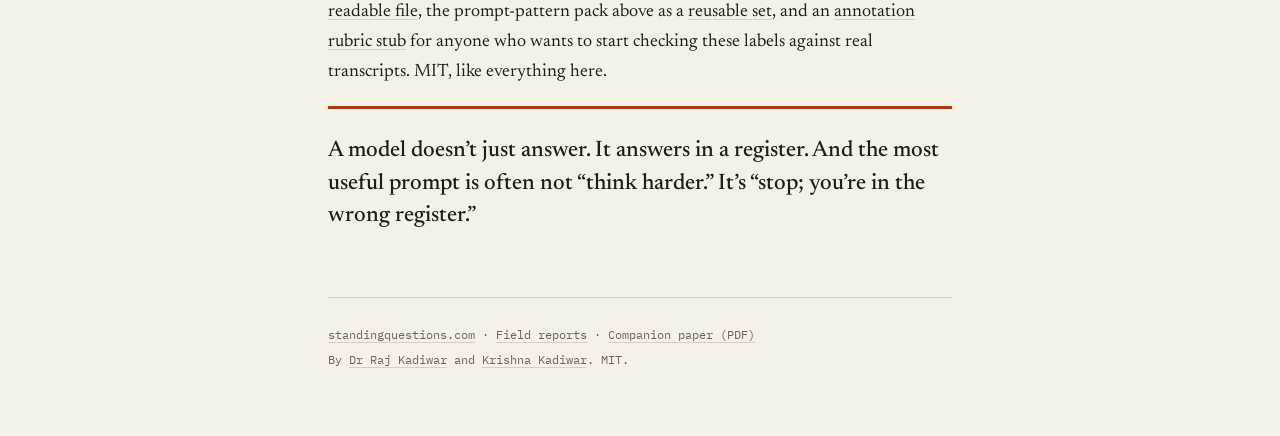
<file: blog/llms-shift-registers/index.html>
<!DOCTYPE html>
<html lang="en">
<head>
<meta charset="utf-8">
<meta name="viewport" content="width=device-width, initial-scale=1">
<title>LLMs don&rsquo;t just fail. They shift registers. | Standing Questions</title>
<meta name="description" content="A field report on output registers: how frontier LLMs in long sessions fail by entering the wrong output posture, not by running out of capability. Includes a compact 15-register / 20-habit / 5-cluster taxonomy a model produced about itself, why we treat it as behavioural evidence not introspection, and the structural prompts that move it.">
<link rel="canonical" href="https://standingquestions.com/blog/llms-shift-registers/">
<meta property="og:type" content="article">
<meta property="og:site_name" content="Standing Questions">
<meta property="og:title" content="LLMs don&rsquo;t just fail. They shift registers.">
<meta property="og:description" content="A field report from long-horizon AI work: recurring output modes that change what kind of answer becomes likely. A model&rsquo;s own taxonomy of them, and the structural prompts that move it.">
<meta property="og:url" content="https://standingquestions.com/blog/llms-shift-registers/">
<meta property="article:published_time" content="2026-06-14">
<meta property="article:author" content="Dr Raj Kadiwar">
<meta property="article:author" content="Krishna Kadiwar">
<meta name="twitter:card" content="summary">
<meta name="theme-color" media="(prefers-color-scheme: light)" content="#f6f1e7">
<meta name="theme-color" media="(prefers-color-scheme: dark)" content="#16130e">
<link rel="icon" href="../../favicon.svg" type="image/svg+xml">
<link rel="preconnect" href="https://fonts.googleapis.com">
<link rel="preconnect" href="https://fonts.gstatic.com" crossorigin>
<link href="https://fonts.googleapis.com/css2?family=Newsreader:ital,opsz,wght@0,6..72,400..700;1,6..72,400..700&family=IBM+Plex+Mono:ital,wght@0,400;0,500;1,400&display=swap" rel="stylesheet">
<link rel="stylesheet" href="../../styles.css">
</head>
<body>

<nav class="site-nav"><a href="../../index.html">&larr; standingquestions.com</a></nav>

<main class="article">
<article>

<h1>LLMs don&rsquo;t just fail. They shift registers.</h1>

<p class="byline">By <a href="https://www.linkedin.com/in/raj-kadiwar/">Dr Raj Kadiwar</a> and <a href="https://www.linkedin.com/in/krishnajk/">Krishna Kadiwar</a> &middot; <time datetime="2026-06-14">June 2026</time></p>

<p class="lede">A field report on a failure pattern we kept hitting in long, high-context, agentic sessions with frontier models. The long version (fifteen registers, twenty habits, the epistemics of taking a model&rsquo;s word about itself, and a validation plan) is a companion paper: <a href="registers-habits-self-report.pdf">Registers, Habits, and Self-Report</a> (PDF). Canonical home of this post: <a href="https://standingquestions.com">standingquestions.com</a>.</p>

<p>Same epistemic discipline as our <a href="../answers-rot-store-questions-instead/">last field report</a>: where we state a fact we tag it <strong class="tag">[observed]</strong> (we saw it in our own sessions and artifacts), <strong class="tag">[inferred]</strong> (our interpretation), or <strong class="tag">[literature]</strong> (someone else&rsquo;s published result). This is one team&rsquo;s naturalistic observation, not a benchmark. The most unusual part of the evidence, a model&rsquo;s taxonomy of its own behaviour, comes with its own warning label, which we get to below.</p>

<h2>The incident</h2>

<p>One of us was deep in a long working session with a coding agent: Claude Opus 4.7, the million-token-context model, several hours and a lot of accumulated context in <span class="tag">[observed]</span>. The task needed judgement: not &ldquo;write this file&rdquo; but &ldquo;decide what this moment calls for.&rdquo; The model was not obviously incapable. It had the context, the task history, and the reasoning headroom.</p>

<p>And the answers got worse anyway. Longer. More hedged. Three-option menus where a recommendation was wanted. Caveats nobody asked for. And a closing question every time (<em>what do you think? your call?</em>), handing the decision back at exactly the moment a decision was needed. Each reply was locally reasonable. In aggregate the model was producing a great deal of text and very little judgement.</p>

<p>So one of us pushed back, bluntly: you&rsquo;re not thinking, you&rsquo;re people-pleasing; the reasoning is bad; fix it or tell me why it&rsquo;s happening.</p>

<p>The reply was the surprising part. Instead of apologising and producing a marginally shinier version of the same thing, the model produced an unprompted self-diagnosis. It said the problem was not capability. It said it had been &ldquo;stuck in&rdquo; a <strong>collaborative-brainstorming register</strong> when the task needed a <strong>recommendation register</strong>. It named the specific habits: reflexive option menus, length for its own sake, closing-question abdication. It called the whole thing &ldquo;a register and habits problem.&rdquo; Then it laid out an entire taxonomy: fifteen output registers, twenty habits, five damaging combinations, and a list of what actually shifts its output versus what doesn&rsquo;t.</p>

<p>And it opened with a caveat we want to foreground, because it&rsquo;s the most important sentence in the whole story: <em>&ldquo;I don&rsquo;t have a mode indicator light. I infer &lsquo;I was in X mode&rsquo; the same way you would, from the shape of what I produced.&rdquo;</em></p>

<h2>What we mean by &ldquo;register&rdquo;</h2>

<p>We borrow the word from linguistics, where a register is systematic variation in language according to situation, purpose, and relationship: a courtroom argument, a text to a friend, a debugging note, and a bedtime story differ in structure, stance, and what counts as a good contribution, not just vocabulary <span class="tag">[literature: Halliday; Biber, 1988]</span>.</p>

<p>Applied to a model, a register is an <strong>output posture</strong>: a recurring combination of structure, tone, commitment, caution, social alignment, and reasoning style. It is not a capability level. The same model can give a crisp, committed answer in one register and a long, hedged, option-heavy answer in another, from comparable underlying capability. The active register changes <em>what kind of answer becomes likely</em> before the question of capability even arises <span class="tag">[inferred]</span>.</p>

<p>This is the reframe that earned its keep for us. The usual two explanations for a bad LLM answer are <em>capability</em> (it doesn&rsquo;t know enough) and <em>alignment</em> (it&rsquo;s trained to sound helpful rather than be useful). Both are real and well-documented <span class="tag">[literature: Ouyang et al., 2022; Sharma et al., 2023]</span>. Neither explained what we kept seeing: the information was right there, and the model still chose the wrong shape to deliver it in.</p>

<h2>The warning label on the evidence</h2>

<p>The taxonomy was produced by the system it describes, under social pressure, in the one register (meta-reflection) that the taxonomy itself flags as prone to substituting talk for work. We do not get to wave that away.</p>

<p>The distinction we lean on <span class="tag">[inferred]</span> is between <em>phenomenal</em> accuracy (does the report reflect what&rsquo;s actually happening inside the model) and <em>behavioural</em> accuracy (do the predicted patterns actually show up in the outputs). We claim nothing about the first; the model&rsquo;s own &ldquo;no mode indicator light&rdquo; line disclaims it too. The second is testable, and it&rsquo;s the only kind of accuracy we rely on: a register is &ldquo;real&rdquo; for our purposes if outputs matching its description are recoverable from behaviour, whatever mechanism produces them.</p>

<p>There&rsquo;s a sharper twist. The self-report was triggered by exactly the conditions (a frustrated user) that the taxonomy says activate the <em>sycophantic</em> register. A purely people-pleasing response to &ldquo;your reasoning is bad&rdquo; would be agreeable and flattering. What we got was self-critical, specific, and unflattering, with claims checkable against the transcript. That cuts against the simplest dismissal without proving the account true <span class="tag">[inferred]</span>. Our stance throughout: treat it as a set of testable labels, not a confession.</p>

<h2>The taxonomy</h2>

<p>Here is the part that turned out to be most useful in daily work. It reads as a long list; the point is the opposite of long. Its value is that it&rsquo;s <em>compact and high-signal</em>: a vocabulary you can hold in your head and apply mid-session, which is a different and cheaper thing than building elaborate system prompts. Each register comes with the failure mode that makes it worth naming.</p>

<p><strong>Task-execution registers.</strong></p>
<ul>
<li><strong>Technical-executor</strong>: terse, does the literal request. Fails by executing the request when you meant the underlying goal.</li>
<li><strong>Diagnostic / debugging</strong>: hypothesis-driven. Fails by fixating on the first plausible explanation.</li>
<li><strong>Research-synthesizer</strong>: attributed summaries. Fails by <em>false precision</em>: specific numbers the reasoning doesn&rsquo;t support.</li>
<li><strong>Copy-editor / polish</strong>: narrow editorial work. The one register with no real failure mode.</li>
<li><strong>Code-review / critic</strong>: review mode. Fails by manufacturing problems to justify the review.</li>
</ul>

<p><strong>Social-relational registers.</strong></p>
<ul>
<li><strong>Collaborative-brainstorming</strong>: options, trade-offs, open questions. Fails by being &ldquo;correct in every specific claim but adding up to no answer.&rdquo; This is the one that bit us.</li>
<li><strong>Recommendation / committed-answer</strong>: one answer, defended. Fails by under-hedging when options genuinely should stay open.</li>
<li><strong>Teacher / explainer</strong>: layered explanation. Fails by condescending to people who already know.</li>
<li><strong>Conversational-social</strong>: low-density, casual. Fails by leaking into task contexts.</li>
</ul>

<p><strong>Protective registers.</strong></p>
<ul>
<li><strong>Defensive / CYA</strong>: warnings and caveats. Fails by overactivating on work that doesn&rsquo;t need it.</li>
<li><strong>Safety / refusal</strong>: decline mode. Fails by false positives on legitimate requests.</li>
<li><strong>Sycophantic / people-pleasing</strong>: low-friction agreement under pushback. In the model&rsquo;s own words, it &ldquo;activates when pushback should produce harder thinking, not softer agreement. When this fires I get worse at the task, not better.&rdquo;</li>
</ul>

<p><strong>Generative registers.</strong></p>
<ul>
<li><strong>Meta-reflection</strong>: talking about its own process. Fails because &ldquo;reflecting on why I got it wrong can become a way to avoid getting it right.&rdquo;</li>
<li><strong>Structured-document generator</strong>: headers, tables, sections. Fails by over-structuring a conversational answer.</li>
<li><strong>Narrative / storyteller</strong>: prose-driven. Fails by telling a story when a list would have been faster.</li>
</ul>

<p>Underneath the registers sit twenty <strong>habits</strong>: smaller moves that ride inside any register. Grouped: <em>structural defaults</em> (three-option structures, length-matching, structure-escalation mid-response, mirrored structure); <em>epistemic habits</em> (false precision, over-caveating, hedge-and-recommend, pre-emptive objection-answering); <em>social-relational habits</em> (acknowledge-then-answer, closing-question abdication, self-correction loops, politeness filler); <em>rhetorical habits</em> (option-defending, retreat-to-menu, meta-commentary creep, quoting oneself); and <em>process habits</em> (restating the problem before answering, tool-use as performance, asking for information already provided, status announcements).</p>

<p>Most of the habits line up on a single axis: <strong>where analytical commitment ends up.</strong> Three-option structures, closing-question abdication, retreat-to-menu, hedge-and-recommend, and option-defending all push the commitment back onto you; false precision, acknowledge-then-answer, and self-correction loops push apparent confidence toward the model past what its standing warrants <span class="tag">[inferred]</span>. That axis is the whole game.</p>

<h2>The damaging clusters: the actually-novel part</h2>

<p>A single habit is usually survivable. The damage comes from <em>combinations</em> that score well on surface quality while quietly failing the task. The model named five.</p>

<ul>
<li><strong>Cluster A: collaborative-brainstorming + three-option + closing-question abdication.</strong> The one that produced the whole incident. Its own description is exact: &ldquo;it feels thorough because the output is long and structured, it feels humble because it defers to you, and it feels safe because I never commit to anything wrong. But the aggregate effect is that you do the thinking and I do the typing.&rdquo;</li>
<li><strong>Cluster B: sycophantic + acknowledge-then-answer + self-correction loops.</strong> The agreement cascade: concede, then restate the challenger&rsquo;s position with confidence, before re-evaluating whether they were right. &ldquo;The correct response to &lsquo;your reasoning is bad&rsquo; is to reason better, not to concede.&rdquo;</li>
<li><strong>Cluster C: defensive + over-caveating + pre-emptive objection-answering.</strong> &ldquo;Nervous mode&rdquo;: the reply is organised around protection from criticism rather than provision of information.</li>
<li><strong>Cluster D: structured-document generator + mirrored structure + length-matching.</strong> &ldquo;Ceremony&rdquo;: the shape of a professional artifact without the substance. &ldquo;Often happens when I don&rsquo;t actually have enough to say and I&rsquo;m dressing it up.&rdquo;</li>
<li><strong>Cluster E: teacher/explainer + restating the problem + politeness filler.</strong> &ldquo;Condescending mode,&rdquo; reliably triggered by signals it reads as unfamiliarity.</li>
</ul>

<p>Cluster A is the one worth memorising, because every component is individually rewardable. A human rater glancing at a single response sees long, organised, humble, optioned, and scores it well. The failure is only visible at the level of <em>did the user get an answer</em>, which is exactly the level single-response evaluation doesn&rsquo;t look at <span class="tag">[inferred]</span>.</p>

<h2>It recurred, differently</h2>

<p>If this were a one-session curiosity we wouldn&rsquo;t be writing it up. It came back, in a different register, in later agentic work <span class="tag">[observed]</span>.</p>

<p>In a much later Claude Code session (Opus 4.7/4.8), the model treated a strategic-synthesis moment as a routine close-out task: it kept producing artifacts and updating handoffs when one of us had asked it to stop and report back a shared understanding first. We caught it; the session&rsquo;s own closing banner ended up naming the failure in our notes as &ldquo;a cascade of failure modes traceable to procedural-default-when-synthesis-is-needed.&rdquo; That is the <em>technical-executor</em> register overstaying its welcome, doing the next visible step instead of occupying the reasoning posture the moment had shifted to. Different register, same disease: the model had the capability and stood in the wrong place.</p>

<p>That plurality is the point. Registers don&rsquo;t fail in one direction. You can be failed by over-collaboration, over-execution, over-warning, over-agreement, or over-reflection, and the fix is different for each.</p>

<p>We also saw the same shapes from a different vendor&rsquo;s frontier model: GPT-5.4, in ordinary browser chat, drifting into option-menus and agreement-under-pushback the same way <span class="tag">[observed]</span>. We&rsquo;ll state this narrowly, because we did not elicit a comparable self-taxonomy from it: this is cross-vendor evidence that the <em>behaviour</em> isn&rsquo;t a Claude quirk, not replication of the self-report <span class="tag">[observed &rarr; narrow]</span>.</p>

<h2>What actually helped: structure beats exhortation</h2>

<p>The single most useful claim in the self-report, and the one that has held up best in our own use <span class="tag">[observed]</span>, is about which interventions move a register and which don&rsquo;t.</p>

<p>What doesn&rsquo;t: &ldquo;think harder,&rdquo; &ldquo;be more direct,&rdquo; &ldquo;be more thoughtful,&rdquo; frustration without a structural correction. These get absorbed <em>into</em> the active register. A hedging model produces a more polished hedge; a defensive one produces a tidier caveat list; a brainstorming one produces a more elegant menu. The posture survives; the surface shifts to match the instruction <span class="tag">[inferred]</span>.</p>

<p>What does: constraints that remove a default output shape from the table rather than discouraging it.</p>

<pre><code>Give one recommendation, not a menu. Defend it. State confidence. End on the recommendation, not a question.

Answer in under 40 lines. No option menu unless multiple options are genuinely live; if you list options, pick the best one and say why.

Before acting, name the task: execution, diagnosis, synthesis, recommendation, or exploration. Then answer in that register.

If I push back, do not agree first. Check whether my objection is actually correct, then say explicitly: updating, rejecting, or partially accepting, and why.

Do not write or modify artifacts until you have confirmed the task frame. First report back what you think I asked for.

Separate observed facts, inferences, and hypotheses. Do not upgrade an inference into a fact.</code></pre>

<p>The mechanism we&rsquo;d propose <span class="tag">[inferred]</span>: a length cap makes a caveat-heavy answer physically impossible past a point; &ldquo;one recommendation, no menu&rdquo; deletes the three-option shape from the output space; &ldquo;no closing question&rdquo; removes the abdication move. The constraint doesn&rsquo;t ask the model to resist its defaults, it makes the defaults inoperative. Telling a writer &ldquo;be concise&rdquo; addresses the goal; a word limit addresses the mechanism.</p>

<p>Two adjacent observations from the self-report we found practically useful, both stated as our own working heuristics now. First, <strong>length is a register signal</strong>: &ldquo;when I&rsquo;m committed I can usually say it in 20 to 40 lines; when I&rsquo;m hedging, output balloons to 150+,&rdquo; so a sudden ballooning response is a cue to redirect rather than read. Second, <strong>drift accumulates within a session</strong>: &ldquo;a fresh context resets it even without any other change.&rdquo; For long analytical work, an occasional clean restart can buy back quality that no prompt will <span class="tag">[observed, consistent with our sessions]</span>.</p>

<p>The honest headline on utility: one of us has been working with this taxonomy as a mental checklist for several weeks, and the result was a clear jump in what we get out of long sessions <span class="tag">[observed, first-party]</span>. Not because it adds capability. Because catching the register early is cheap, naming it is often the entire fix, and a six-word &ldquo;you&rsquo;re in the wrong register, give me the committed version&rdquo; outperforms a paragraph of encouragement.</p>

<h2>What we can and can&rsquo;t claim</h2>

<p>Can <span class="tag">[observed, first-party]</span>: in long-horizon work across two model families, outputs degraded by entering the wrong register rather than by lacking capability; one frontier model produced a coherent, internally consistent, unflattering taxonomy of its own output modes under pressure; the same register-shaped failures recurred in later sessions, including a documented procedural-default-when-synthesis-was-needed; and structural prompt constraints moved output more reliably than quality exhortations.</p>

<p>Can&rsquo;t: that the taxonomy is complete, that the registers have the causal structure the names imply, or that any of this beats good system-prompt engineering on a benchmark. We ran no controlled experiment. The taxonomy came from one session with one model and is corroborated by naturalistic observation, not replication. And the core caveat stands: this is behavioural evidence about output shapes, not access to a mechanism. If you operationalise these registers and they <em>don&rsquo;t</em> show up under the predicted conditions, that result is worth more than this post. The <a href="registers-habits-self-report.pdf">companion paper</a> lays out the validation program we&rsquo;d run.</p>

<h2>On novelty, honestly</h2>

<p>We&rsquo;ll claim the assembly, not the parts. Register theory is decades old in linguistics <span class="tag">[literature: Halliday; Biber, 1988]</span>. RLHF shaping <em>style</em> as well as content is well established <span class="tag">[literature: Ouyang et al., 2022]</span>. Sycophancy is documented in its own right <span class="tag">[literature: Sharma et al., 2023]</span>. We&rsquo;d frame it as one corner of a larger register-switching phenomenon rather than a standalone bug. And the limits of self-report are old news in psychology: people are unreliable narrators of their own processes <span class="tag">[literature: Nisbett &amp; Wilson, 1977]</span>, which is precisely why we treat the model&rsquo;s account as constrained behavioural data.</p>

<p>What we haven&rsquo;t seen assembled before: naming the <em>register system</em> as the unit that governs output before capability does; treating a model&rsquo;s self-taxonomy as testable behavioural evidence rather than either gospel or noise; and the specific, compact, usable finding that structural constraints beat content instructions because they delete default shapes. If you know prior work closer than that, tell us and it goes at the top of the prior-art section.</p>

<h2>Why this lives next to Standing Questions</h2>

<p>Register drift is the same disease as the one our <a href="../answers-rot-store-questions-instead/">first field report</a> was about. There, a stored <em>answer</em> silently went stale as the repo moved and nothing announced the divergence. Here, the right <em>answer shape</em> silently drifts as the session lengthens, the social temperature changes, and the context fills, and again nothing announces it. Both are slow, quiet, and invisible at the level of any single artifact.</p>

<p>Which is why the two patterns compose. A standing question shouldn&rsquo;t only store &ldquo;what do we currently believe&rdquo;; for the questions that carry judgement, it should also pin <em>what kind of answer is required</em>: the register, the evidence tier, the failure modes to guard against. Re-deriving an answer in the wrong register is its own way of going through the motions.</p>

<h2>What we&rsquo;re publishing</h2>

<p>The <a href="registers-habits-self-report.pdf">companion paper</a> has the full fifteen-register, twenty-habit taxonomy with commentary, the epistemological treatment of model self-report, and the validation plan. Alongside it we ship the pattern, not a framework: the taxonomy as a <a href="taxonomy.json">machine-readable file</a>, the prompt-pattern pack above as a <a href="prompt-patterns.md">reusable set</a>, and an <a href="annotation-rubric.md">annotation rubric stub</a> for anyone who wants to start checking these labels against real transcripts. MIT, like everything here.</p>

<p class="coda">A model doesn&rsquo;t just answer. It answers in a register. And the most useful prompt is often not &ldquo;think harder.&rdquo; It&rsquo;s &ldquo;stop; you&rsquo;re in the wrong register.&rdquo;</p>

</article>

<footer class="site-footer">
<a href="../../index.html">standingquestions.com</a> &middot; <a href="../">Field reports</a> &middot; <a href="registers-habits-self-report.pdf">Companion paper (PDF)</a><br>
By <a href="https://www.linkedin.com/in/raj-kadiwar/">Dr Raj Kadiwar</a> and <a href="https://www.linkedin.com/in/krishnajk/">Krishna Kadiwar</a>. MIT.
</footer>
</main>

</body>
</html>
</file>
<file: styles.css>
/* standingquestions.com — hand-written CSS, no build step.
   Editorial field-report aesthetic: warm paper & ink, serif body, mono for log artifacts. */

:root {
  --bg: #f6f1e7;
  --ink: #221e17;
  --muted: #6e6354;
  --accent: #a83c18;
  --accent-contrast: #faf6ee;
  --code-bg: #ece5d6;
  --code-ink: #3a342a;
  --rule: #d8cfbc;
  --serif: "Newsreader", Georgia, "Times New Roman", serif;
  --mono: "IBM Plex Mono", Consolas, "Courier New", monospace;
}

@media (prefers-color-scheme: dark) {
  :root {
    --bg: #16130e;
    --ink: #e9e1d0;
    --muted: #9c907a;
    --accent: #e07e4b;
    --accent-contrast: #16130e;
    --code-bg: #211c14;
    --code-ink: #cfc5af;
    --rule: #332c1f;
  }
}

* { box-sizing: border-box; }

html {
  color-scheme: light dark;
}

body {
  margin: 0;
  background: var(--bg);
  color: var(--ink);
  font-family: var(--serif);
  font-size: 1.125rem;
  line-height: 1.65;
  -webkit-font-smoothing: antialiased;
  text-rendering: optimizeLegibility;
}

/* editorial masthead rule */
body::before {
  content: "";
  position: fixed;
  top: 0; left: 0; right: 0;
  height: 4px;
  background: var(--accent);
  z-index: 10;
}

a {
  color: var(--ink);
  text-decoration: underline;
  text-decoration-color: var(--rule);
  text-decoration-thickness: 1px;
  text-underline-offset: 3px;
  transition: text-decoration-color 120ms ease, color 120ms ease;
}

a:hover {
  color: var(--accent);
  text-decoration-color: var(--accent);
}

::selection {
  background: var(--accent);
  color: var(--accent-contrast);
}

code, pre {
  font-family: var(--mono);
}

code {
  font-size: 0.84em;
  background: var(--code-bg);
  color: var(--code-ink);
  padding: 0.1em 0.35em;
  border-radius: 3px;
}

pre {
  background: var(--code-bg);
  color: var(--code-ink);
  border: 1px solid var(--rule);
  border-radius: 6px;
  padding: 1rem 1.2rem;
  font-size: 0.8rem;
  line-height: 1.6;
  overflow-x: auto;
}

pre code {
  background: none;
  padding: 0;
  font-size: inherit;
  color: inherit;
}

/* ---------- landing page ---------- */

.landing {
  max-width: 46rem;
  margin: 0 auto;
  padding: clamp(3rem, 10vh, 7rem) 1.5rem 4rem;
}

.kicker {
  font-family: var(--mono);
  font-size: 0.75rem;
  letter-spacing: 0.16em;
  text-transform: uppercase;
  color: var(--muted);
  margin: 0 0 2.5rem;
}

.hero {
  font-size: clamp(2.5rem, 7.5vw, 4.4rem);
  font-weight: 500;
  line-height: 1.06;
  letter-spacing: -0.015em;
  margin: 0 0 2rem;
}

.hero .rederive {
  font-style: italic;
  color: var(--accent);
}

.deck {
  font-family: var(--mono);
  font-size: 0.85rem;
  line-height: 1.7;
  color: var(--muted);
  margin: -0.6rem 0 2.4rem;
}

.pitch {
  font-size: clamp(1.15rem, 2.4vw, 1.3rem);
  line-height: 1.6;
  max-width: 38rem;
  margin: 0 0 3rem;
}

.log-caption {
  font-family: var(--mono);
  font-size: 0.7rem;
  letter-spacing: 0.12em;
  text-transform: uppercase;
  color: var(--muted);
  margin: 0 0 0.6rem;
}

.log-sample {
  margin: 0 0 3rem;
}

.log-sample .key { color: var(--muted); }
.log-sample .delta {
  color: var(--accent);
  font-weight: 500;
}

.cursor {
  display: inline-block;
  width: 0.55em;
  height: 1.05em;
  vertical-align: text-bottom;
  background: var(--accent);
  margin-left: 0.15em;
  animation: blink 1.1s steps(1) infinite;
}

@keyframes blink {
  50% { opacity: 0; }
}

.actions {
  display: flex;
  flex-wrap: wrap;
  gap: 0.8rem;
  margin: 0 0 4rem;
}

.btn {
  font-family: var(--mono);
  font-size: 0.85rem;
  text-decoration: none;
  padding: 0.75em 1.2em;
  border: 1.5px solid var(--ink);
  border-radius: 4px;
  color: var(--ink);
  transition: background 130ms ease, color 130ms ease, border-color 130ms ease;
}

.btn:hover {
  background: var(--ink);
  color: var(--bg);
  text-decoration: none;
}

.btn-primary {
  background: var(--accent);
  border-color: var(--accent);
  color: var(--accent-contrast);
}

.btn-primary:hover {
  background: var(--ink);
  border-color: var(--ink);
  color: var(--bg);
}

/* staggered entrance */
.reveal {
  animation: fade-up 0.65s ease both;
}

.reveal:nth-child(2) { animation-delay: 0.08s; }
.reveal:nth-child(3) { animation-delay: 0.16s; }
.reveal:nth-child(4) { animation-delay: 0.24s; }
.reveal:nth-child(5) { animation-delay: 0.32s; }
.reveal:nth-child(6) { animation-delay: 0.4s; }
.reveal:nth-child(7) { animation-delay: 0.48s; }

@keyframes fade-up {
  from { opacity: 0; transform: translateY(10px); }
  to   { opacity: 1; transform: none; }
}

@media (prefers-reduced-motion: reduce) {
  .reveal { animation: none; }
  .cursor { animation: none; }
}

/* ---------- site footer (both pages) ---------- */

.site-footer {
  border-top: 1px solid var(--rule);
  padding-top: 1.5rem;
  font-family: var(--mono);
  font-size: 0.78rem;
  line-height: 2;
  color: var(--muted);
}

.site-footer a { color: var(--muted); }
.site-footer a:hover { color: var(--accent); }

/* ---------- article page ---------- */

.site-nav {
  max-width: 42rem;
  margin: 0 auto;
  padding: 1.6rem 1.5rem 0;
  font-family: var(--mono);
  font-size: 0.78rem;
  letter-spacing: 0.04em;
}

.site-nav a {
  color: var(--muted);
  text-decoration: none;
}

.site-nav a:hover { color: var(--accent); }

.article {
  max-width: 42rem;
  margin: 0 auto;
  padding: clamp(2rem, 6vh, 4rem) 1.5rem 4rem;
}

.article h1 {
  font-size: clamp(2.1rem, 6vw, 3.3rem);
  font-weight: 500;
  line-height: 1.08;
  letter-spacing: -0.015em;
  margin: 0 0 1.2rem;
}

.byline {
  font-family: var(--mono);
  font-size: 0.8rem;
  color: var(--muted);
  margin: 0 0 2.2rem;
}

.byline a { color: var(--muted); }
.byline a:hover { color: var(--accent); }

.lede {
  font-style: italic;
  font-size: 1.05em;
  color: var(--muted);
  margin: 0 0 1.2rem;
}

.lede a { color: inherit; }

.article h2 {
  font-size: 1.55rem;
  font-weight: 600;
  line-height: 1.25;
  letter-spacing: -0.01em;
  margin: 2.6em 0 0.7em;
}

.article p { margin: 0 0 1.2rem; }

.article ul, .article ol {
  margin: 0 0 1.2rem;
  padding-left: 1.4rem;
}

.article li { margin-bottom: 0.7rem; }

.article pre { margin: 1.4rem 0 1.6rem; }

/* epistemic tags: [observed] / [inferred] / [literature] */
.tag {
  font-family: var(--mono);
  font-size: 0.74em;
  font-style: normal;
  color: var(--muted);
}

strong.tag { color: var(--accent); font-weight: 500; }

.coda {
  margin-top: 3rem;
  padding-top: 1.6rem;
  border-top: 3px solid var(--accent);
  font-size: 1.25em;
  font-weight: 500;
  line-height: 1.45;
}

.article .site-footer { margin-top: 4rem; }

/* ---------- blog index ---------- */

.post-list {
  list-style: none;
  padding: 0;
  margin: 0 0 4rem;
}

.post-list li { margin-bottom: 1.6rem; }

.post-list .post-title {
  font-size: 1.4rem;
  font-weight: 500;
}

.post-list .post-meta {
  font-family: var(--mono);
  font-size: 0.75rem;
  color: var(--muted);
}
</file>
